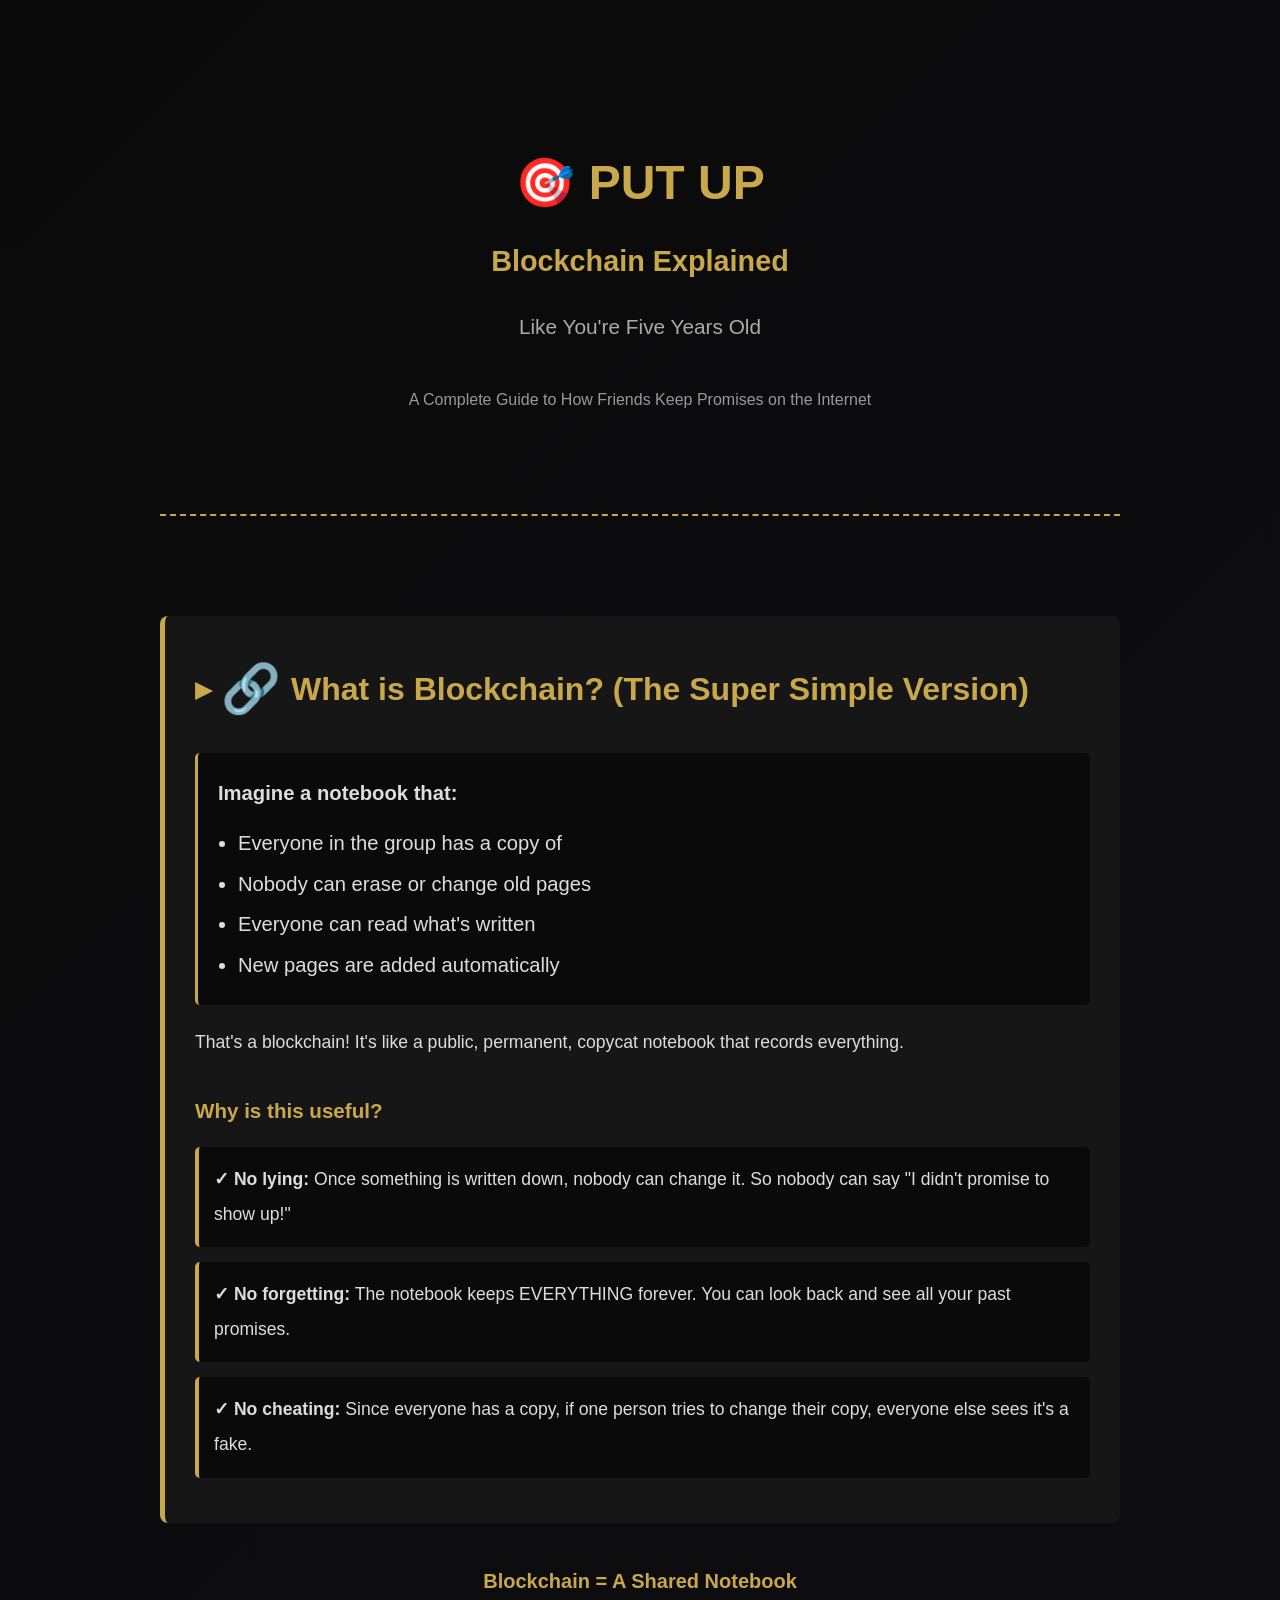
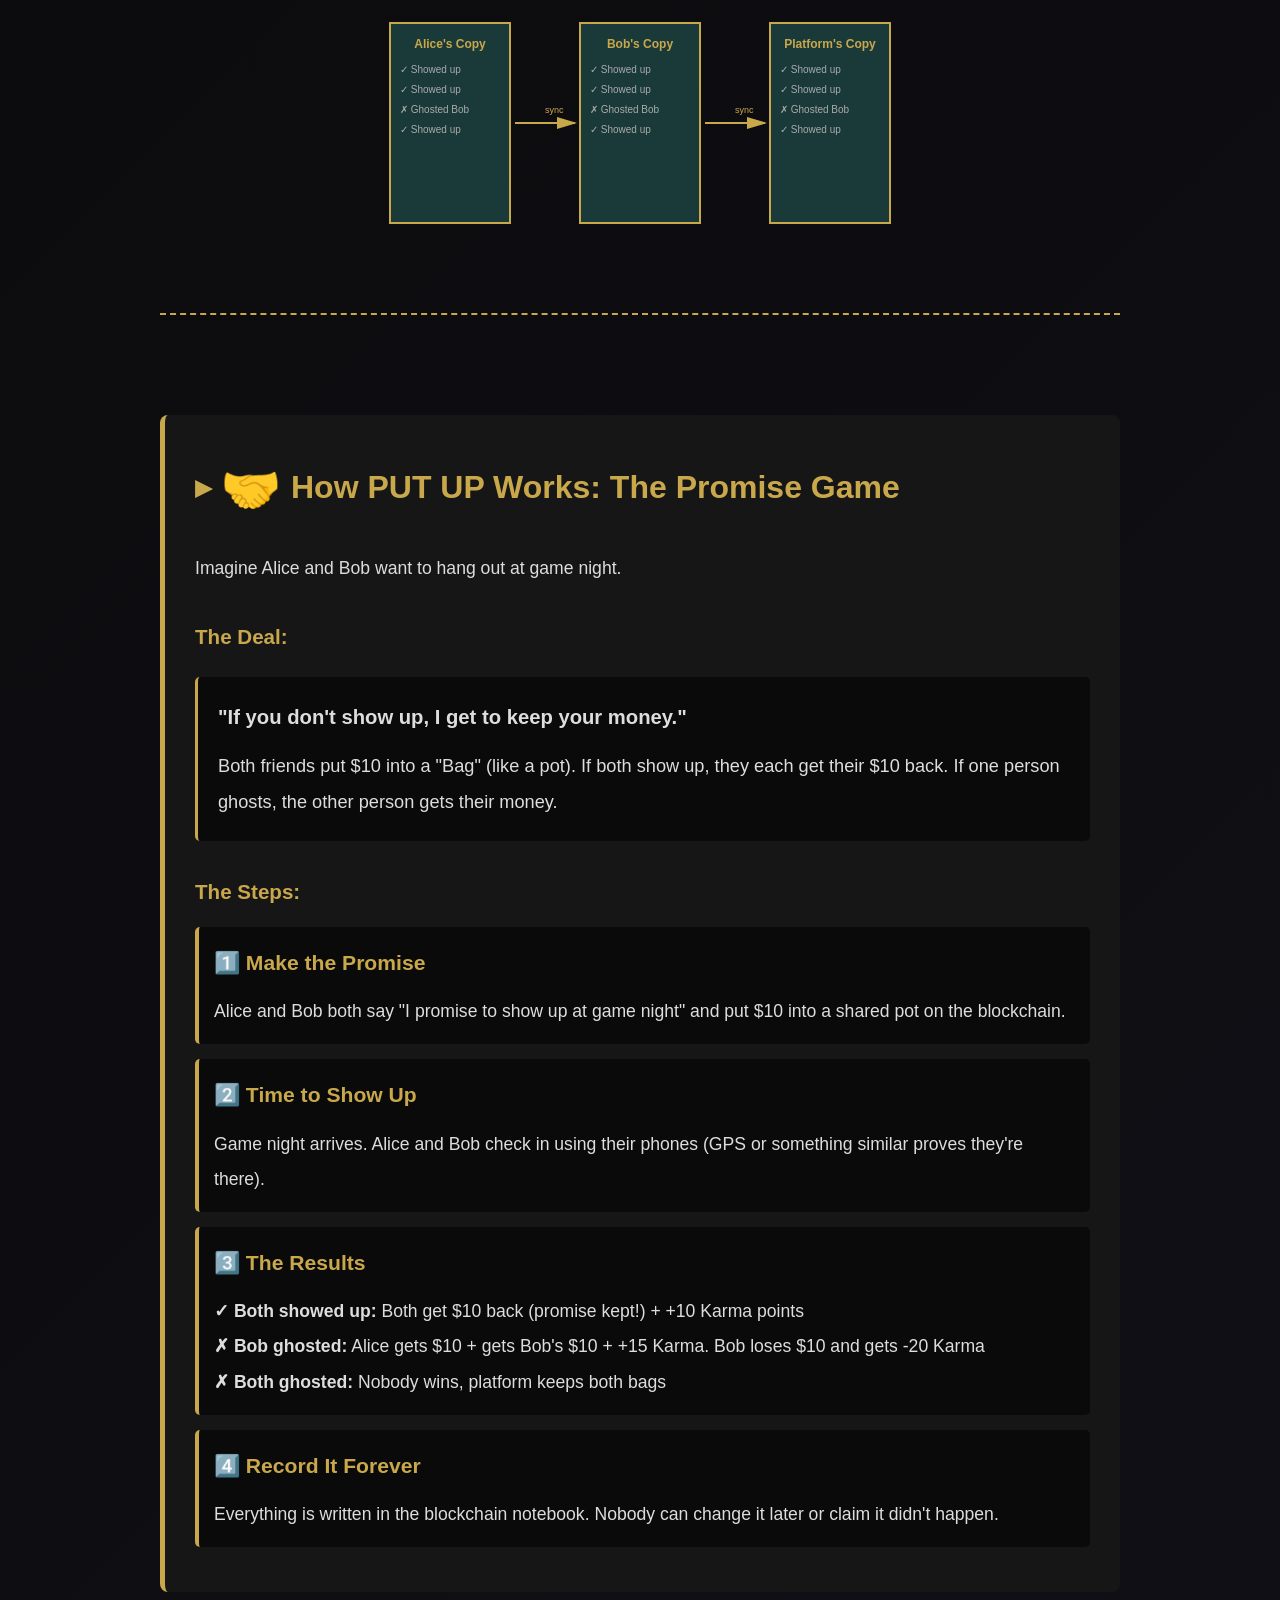
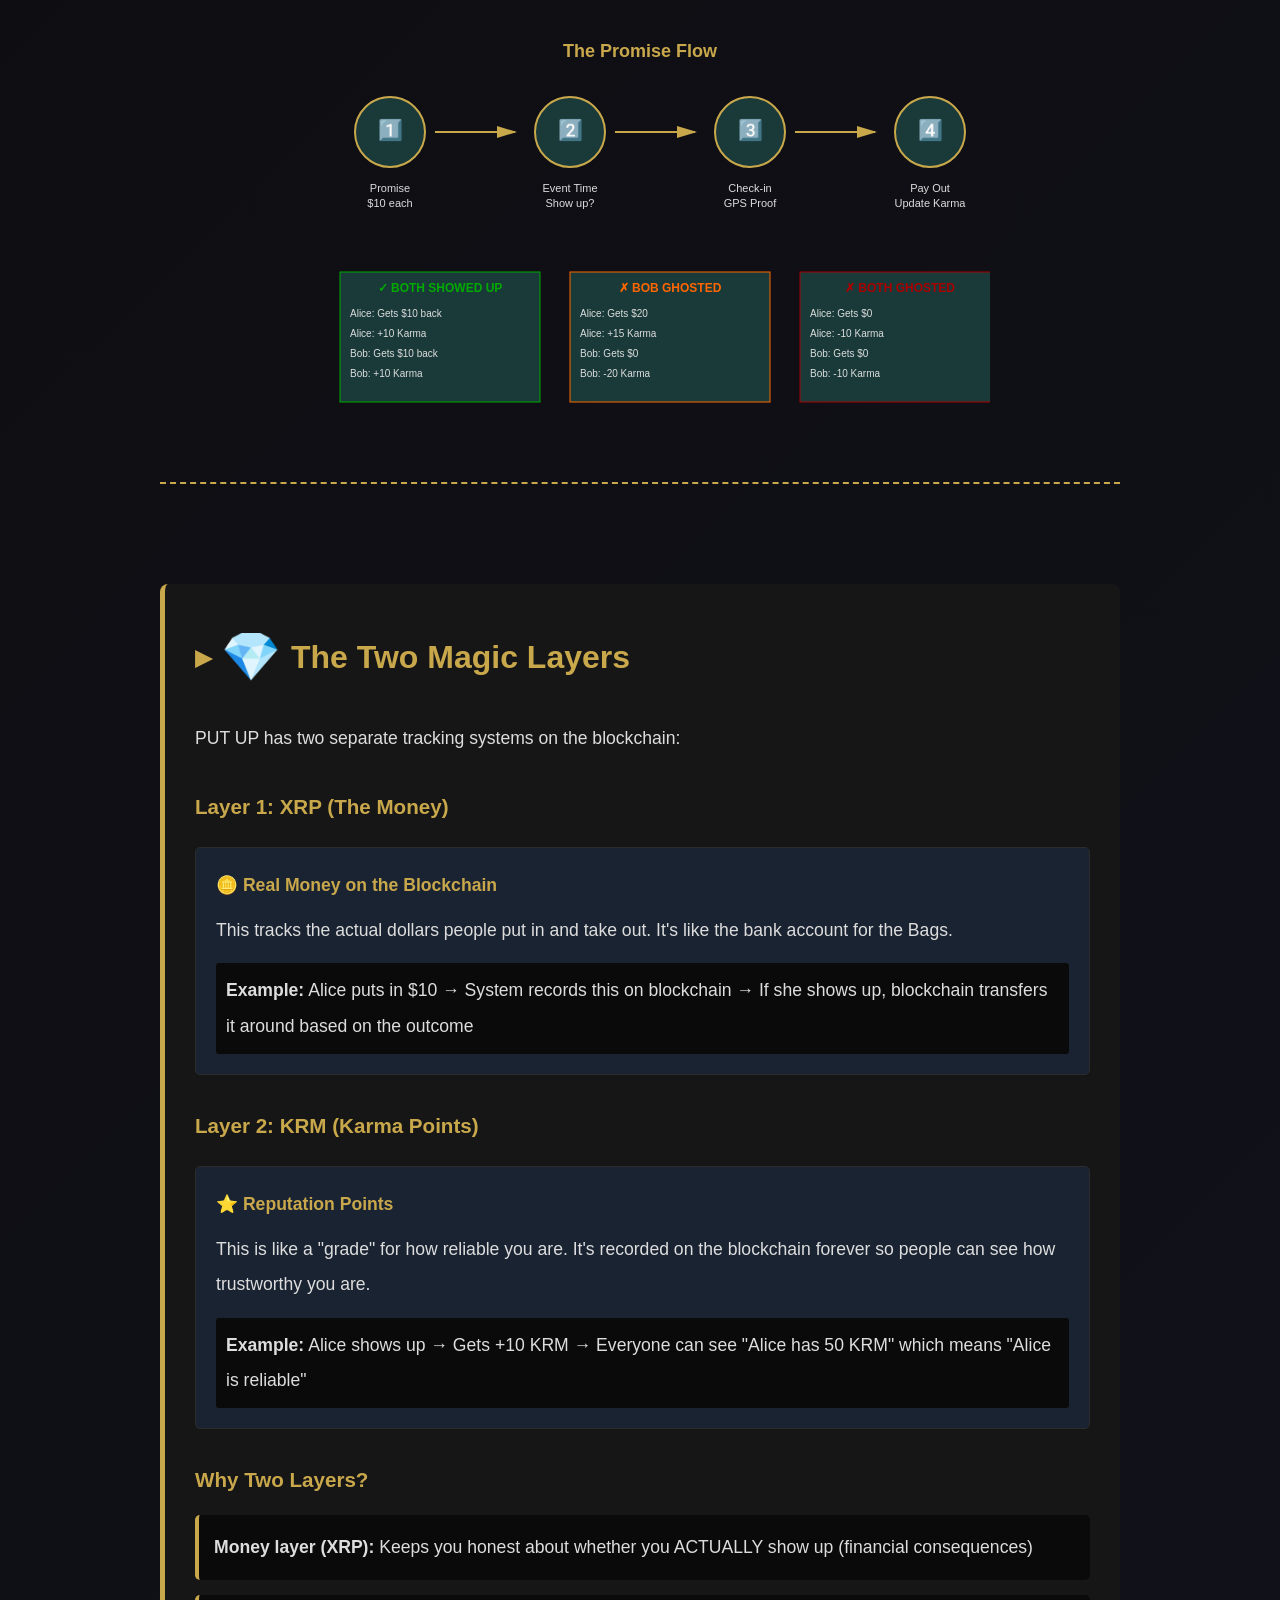
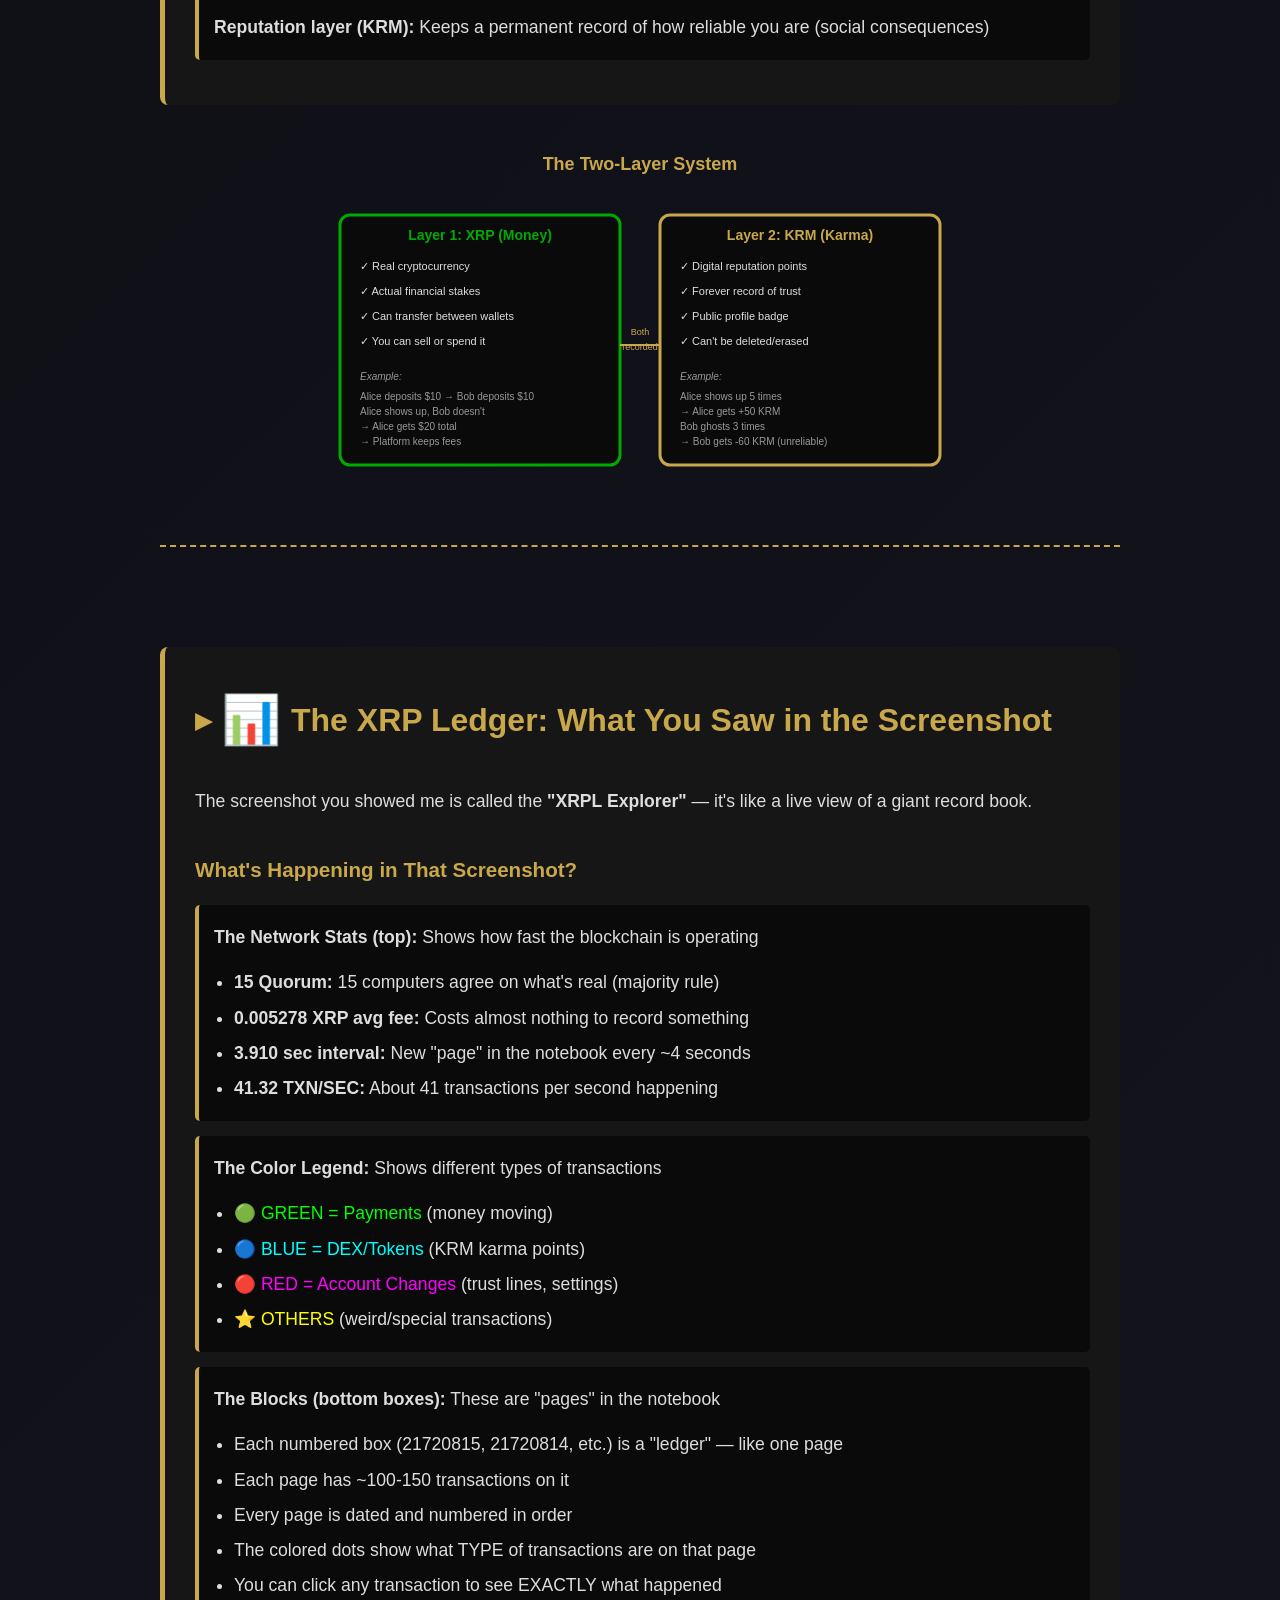
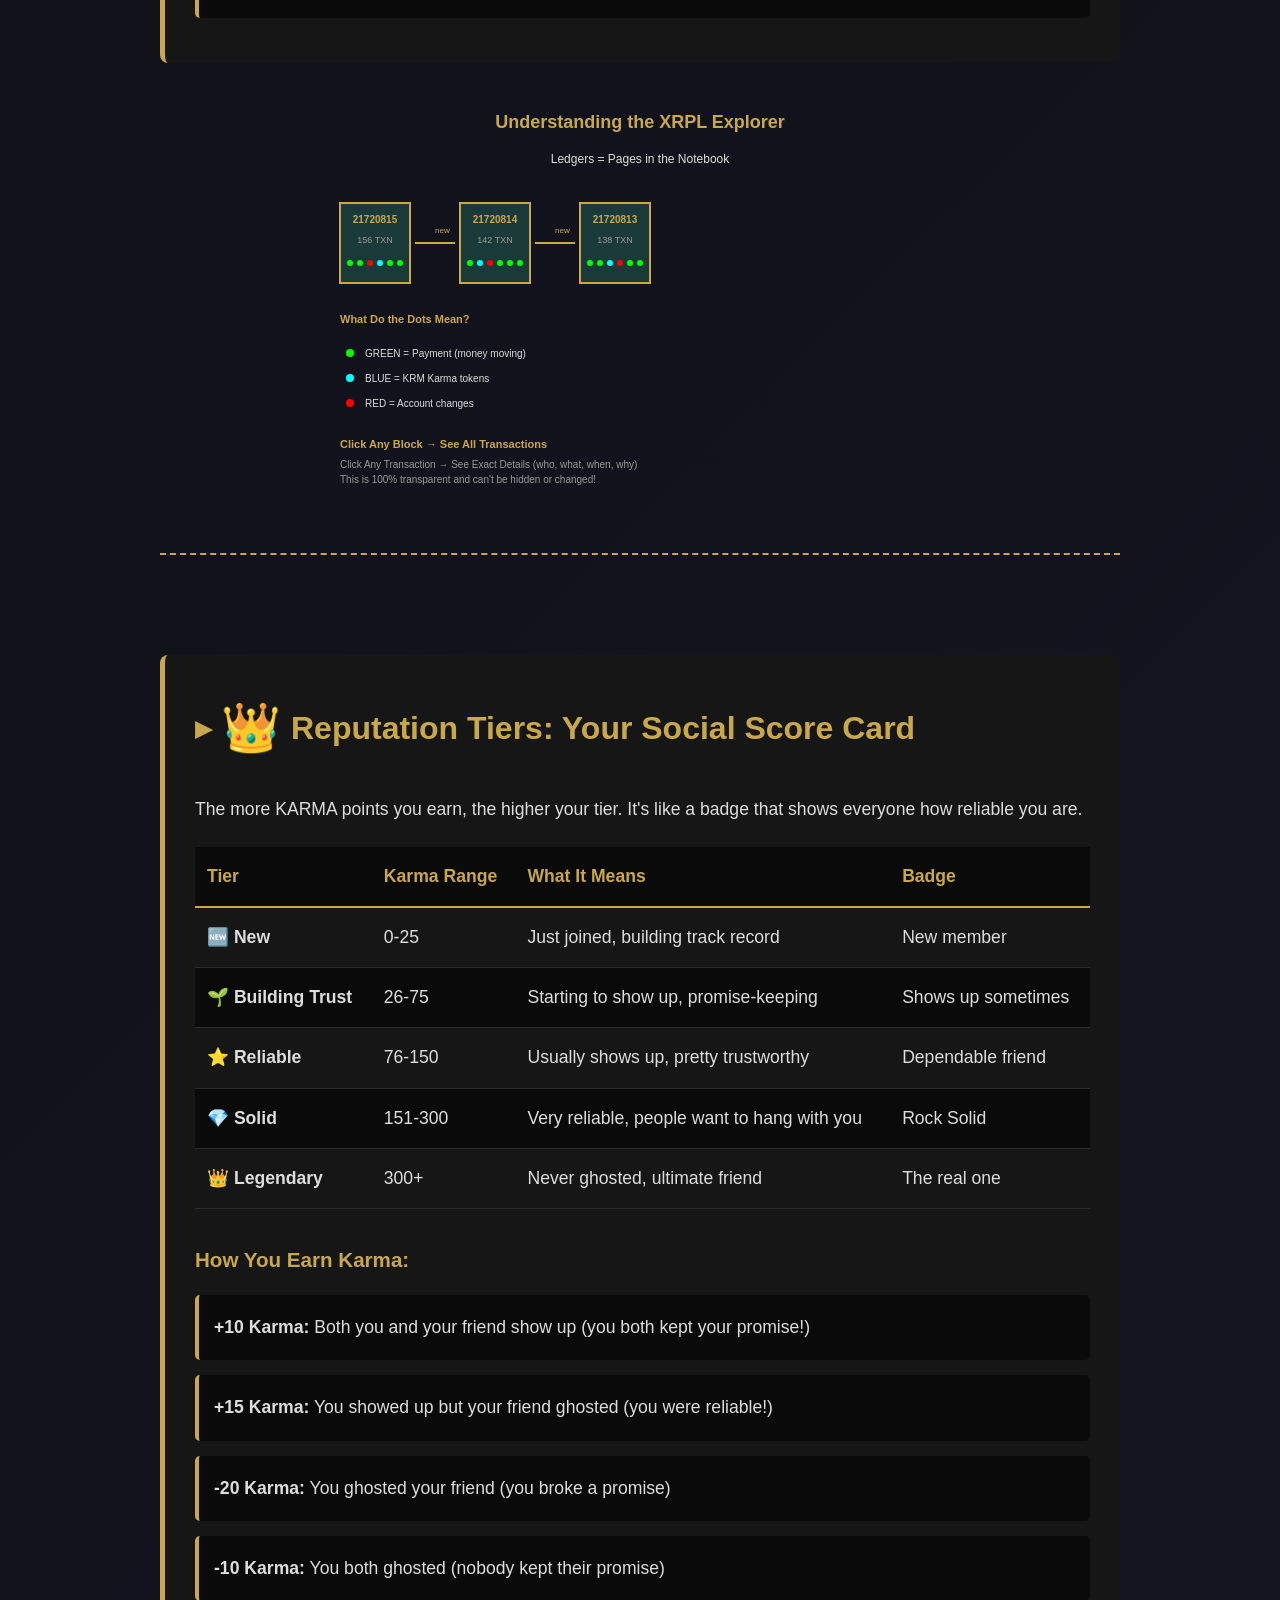
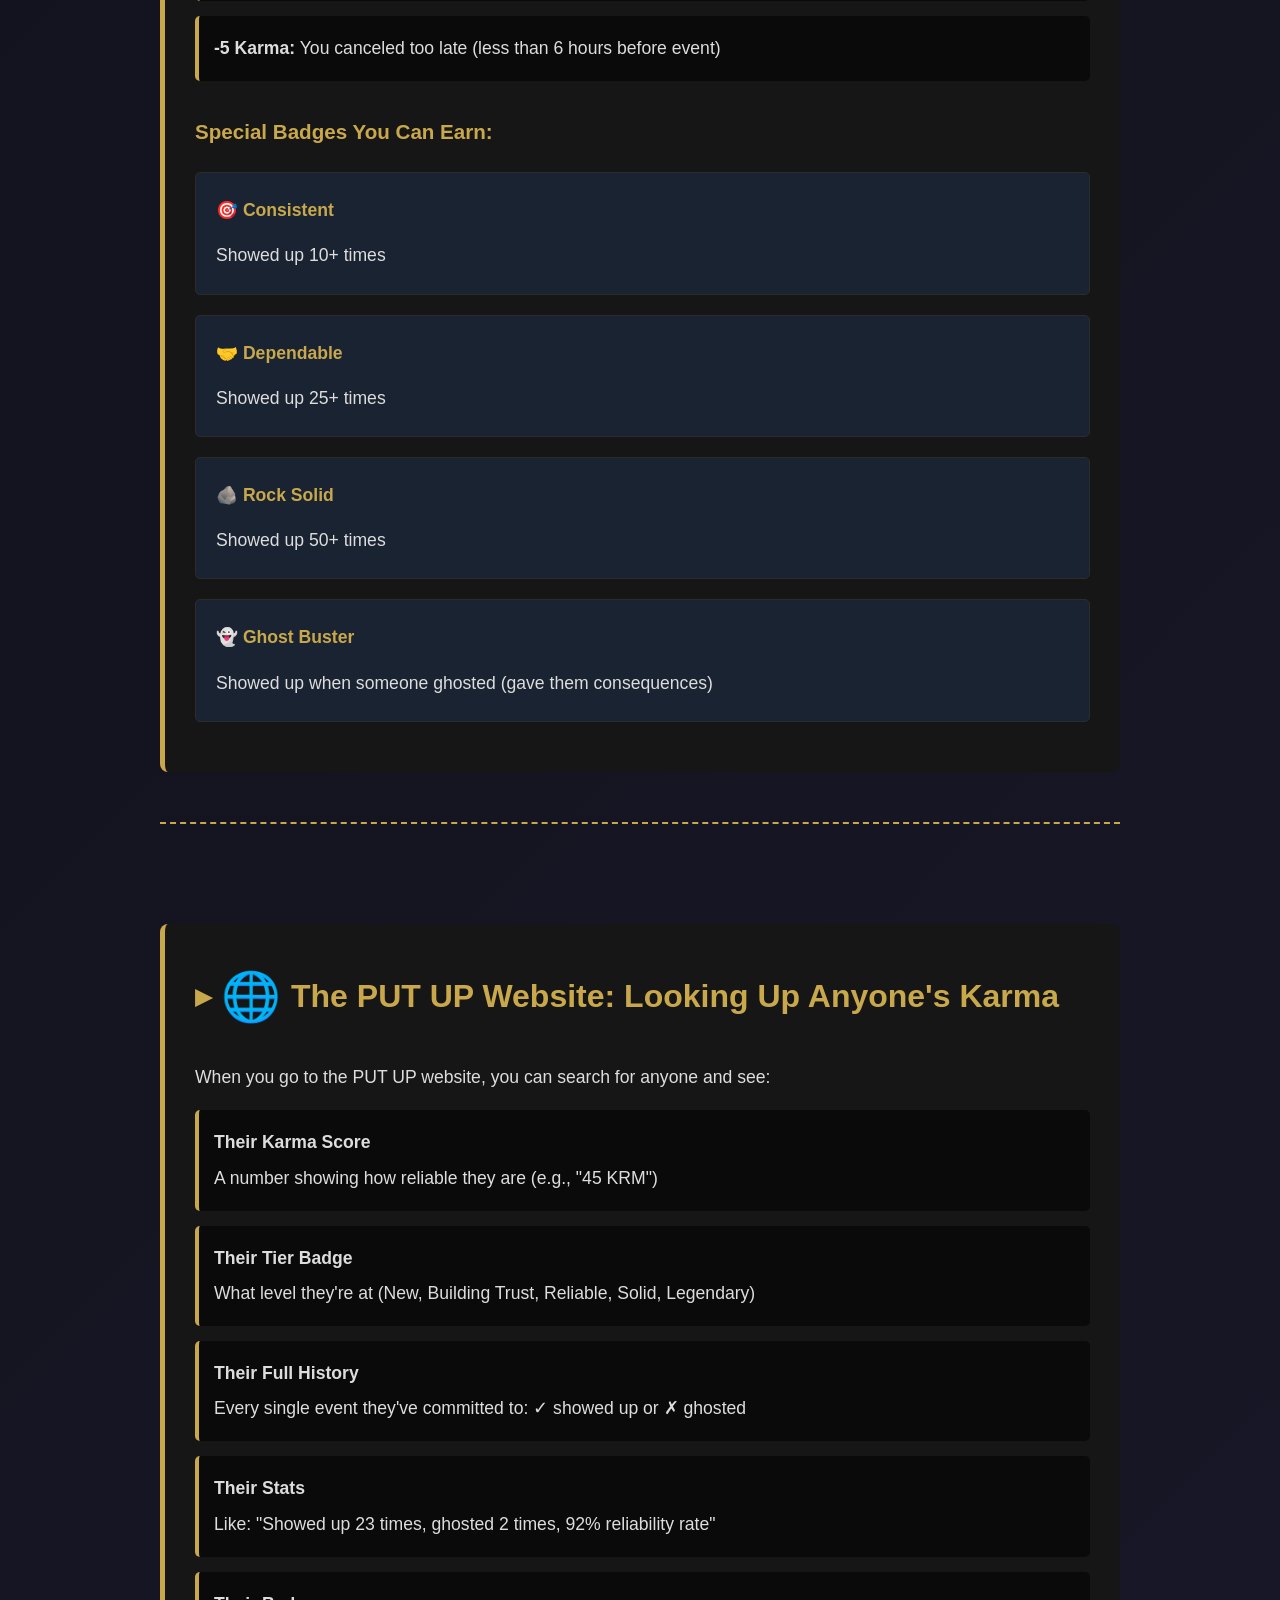
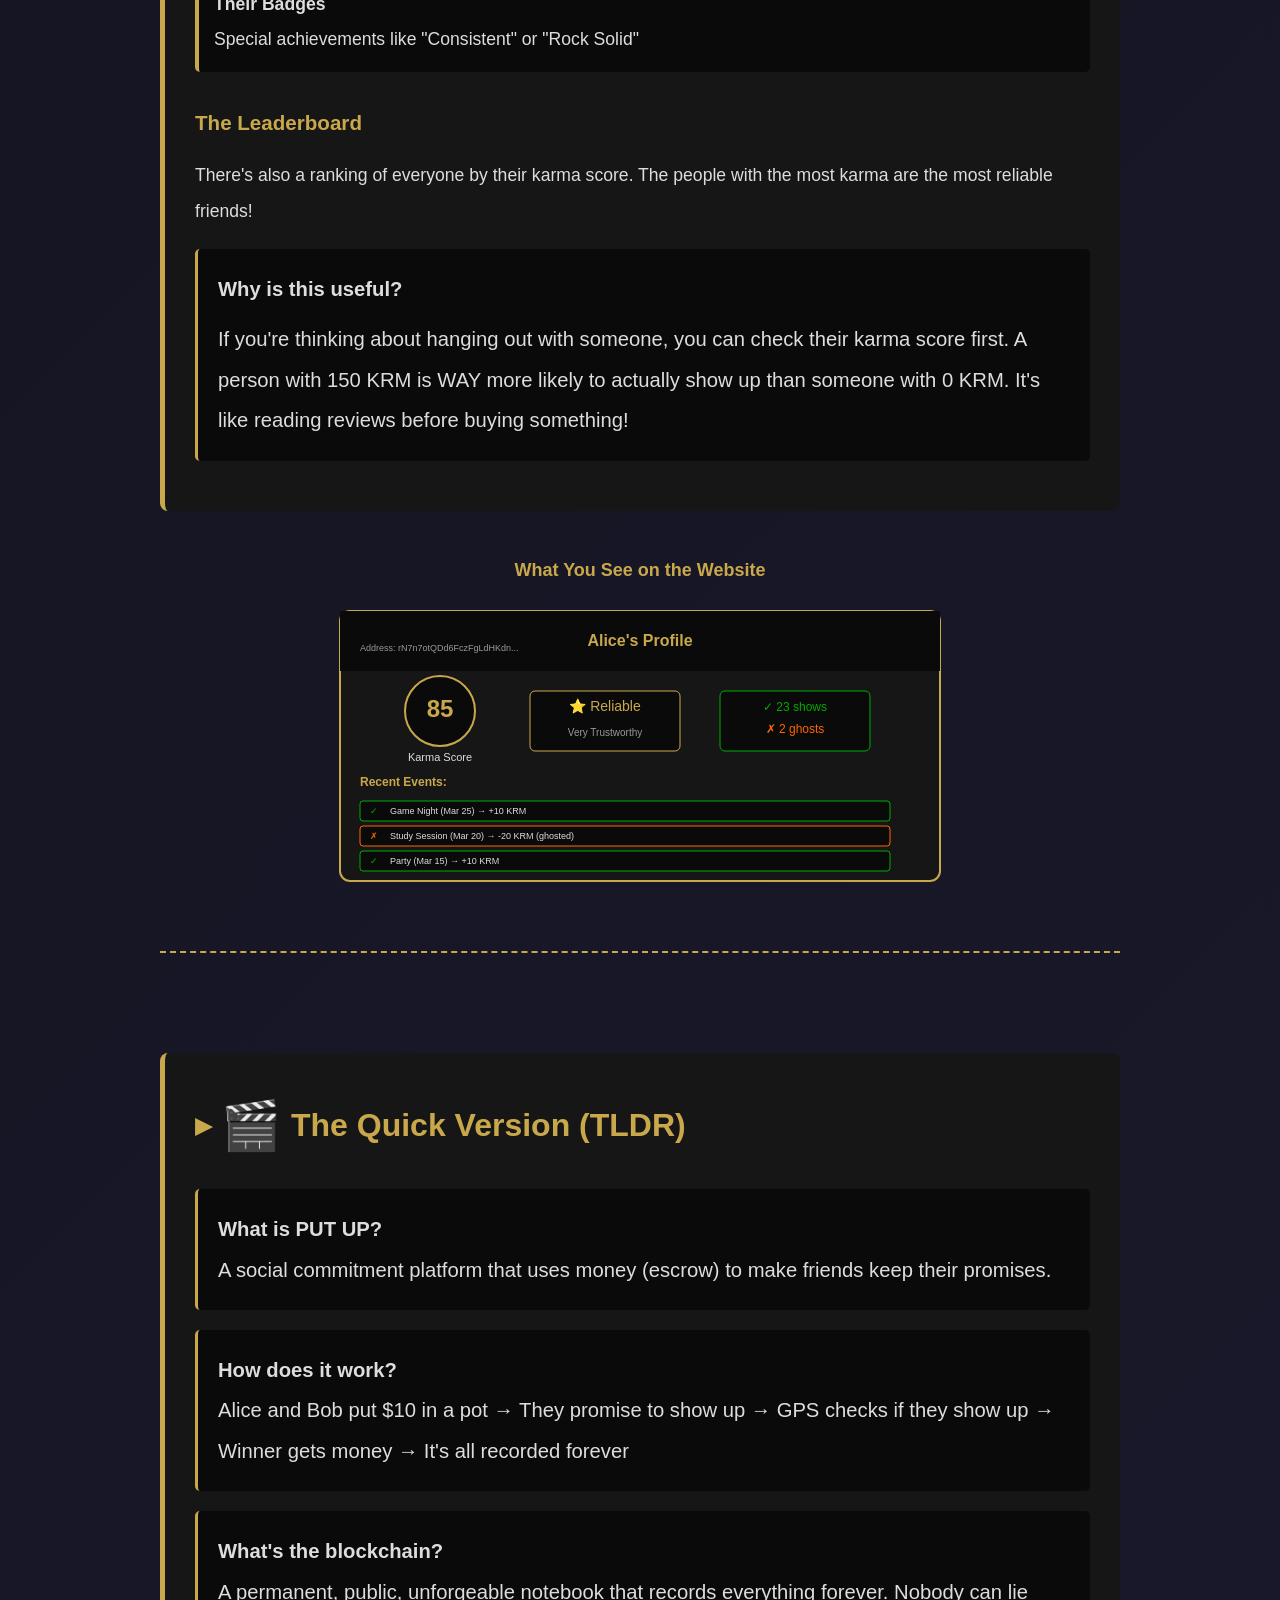
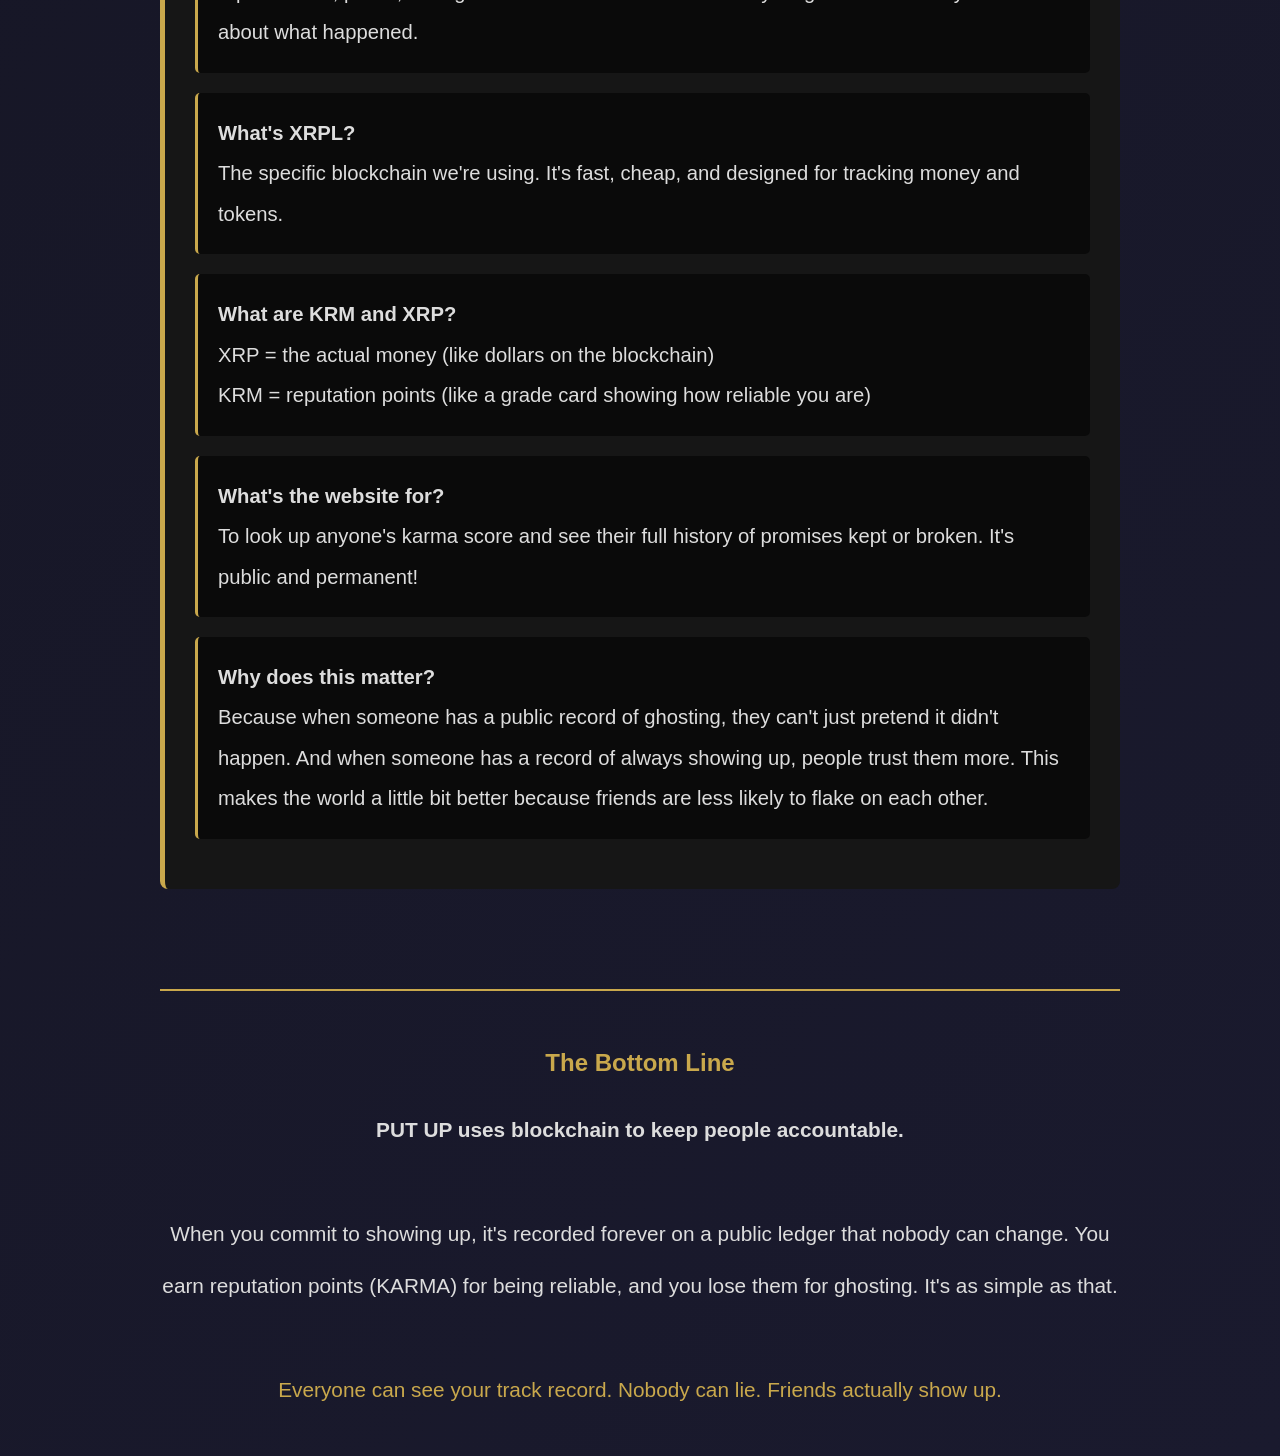
<file: PUT_UP_Blockchain_Explained.html>
<!DOCTYPE html>
<html lang="en">
<head>
    <meta charset="UTF-8">
    <meta name="viewport" content="width=device-width, initial-scale=1.0">
    <title>PUT UP: Blockchain Explained Like You're 5</title>
    <style>
        * {
            margin: 0;
            padding: 0;
            box-sizing: border-box;
        }

        body {
            font-family: 'Segoe UI', Tahoma, Geneva, Verdana, sans-serif;
            line-height: 1.8;
            color: #333;
            background: linear-gradient(135deg, #0A0A0A 0%, #1a1a2e 100%);
            color: #f5f5f5;
        }

        .container {
            max-width: 1000px;
            margin: 0 auto;
            padding: 40px 20px;
        }

        h1 {
            color: #C9A84C;
            font-size: 3em;
            margin-bottom: 10px;
            text-align: center;
        }

        .subtitle {
            text-align: center;
            color: #aaa;
            font-size: 1.2em;
            margin-bottom: 50px;
        }

        .section {
            background: #161616;
            border-left: 5px solid #C9A84C;
            padding: 30px;
            margin-bottom: 40px;
            border-radius: 8px;
        }

        .section h2 {
            color: #C9A84C;
            font-size: 2em;
            margin-bottom: 20px;
            display: flex;
            align-items: center;
        }

        .section h2::before {
            content: "▸ ";
            margin-right: 10px;
        }

        .content {
            font-size: 1.1em;
            line-height: 2;
            color: #ddd;
        }

        .simple-text {
            background: #0A0A0A;
            padding: 20px;
            border-radius: 5px;
            margin: 20px 0;
            border-left: 3px solid #C9A84C;
            font-size: 1.15em;
        }

        .diagram {
            margin: 30px 0;
            display: flex;
            justify-content: center;
        }

        svg {
            max-width: 100%;
            height: auto;
        }

        .example-box {
            background: #1a2332;
            padding: 20px;
            border-radius: 5px;
            margin: 20px 0;
            border: 1px solid #2C2C2C;
        }

        .example-title {
            color: #C9A84C;
            font-weight: bold;
            margin-bottom: 10px;
        }

        .step {
            background: #0A0A0A;
            padding: 15px;
            margin: 15px 0;
            border-radius: 5px;
            border-left: 4px solid #C9A84C;
        }

        .step-number {
            color: #C9A84C;
            font-weight: bold;
            font-size: 1.2em;
        }

        .comparison-table {
            width: 100%;
            margin: 20px 0;
            border-collapse: collapse;
        }

        .comparison-table th {
            background: #0A0A0A;
            color: #C9A84C;
            padding: 12px;
            text-align: left;
            border-bottom: 2px solid #C9A84C;
        }

        .comparison-table td {
            padding: 12px;
            border-bottom: 1px solid #2C2C2C;
        }

        .comparison-table tr:nth-child(even) {
            background: #0A0A0A;
        }

        .page-break {
            page-break-after: always;
            margin: 50px 0;
            border-top: 2px dashed #C9A84C;
            padding-top: 50px;
        }

        .icon {
            display: inline-block;
            margin-right: 10px;
            font-size: 1.5em;
        }

        @media print {
            body {
                background: white;
                color: #333;
            }
            .section {
                background: white;
                page-break-inside: avoid;
            }
            .simple-text {
                background: #f5f5f5;
            }
        }
    </style>
</head>
<body>
    <div class="container">
        <!-- TITLE PAGE -->
        <div style="text-align: center; margin: 100px 0;">
            <h1>🎯 PUT UP</h1>
            <h2 style="color: #C9A84C; font-size: 1.8em;">Blockchain Explained</h2>
            <p style="font-size: 1.3em; margin-top: 20px; color: #aaa;">Like You're Five Years Old</p>
            <p style="font-size: 1em; margin-top: 40px; color: #999;">A Complete Guide to How Friends Keep Promises on the Internet</p>
        </div>

        <div class="page-break"></div>

        <!-- SECTION 1: What is Blockchain? -->
        <div class="section">
            <h2><span class="icon">🔗</span>What is Blockchain? (The Super Simple Version)</h2>
            <div class="content">
                <div class="simple-text">
                    <strong>Imagine a notebook that:</strong>
                    <ul style="margin-left: 20px; margin-top: 10px;">
                        <li>Everyone in the group has a copy of</li>
                        <li>Nobody can erase or change old pages</li>
                        <li>Everyone can read what's written</li>
                        <li>New pages are added automatically</li>
                    </ul>
                </div>

                <p>That's a blockchain! It's like a public, permanent, copycat notebook that records everything.</p>

                <h3 style="color: #C9A84C; margin-top: 30px; margin-bottom: 15px;">Why is this useful?</h3>
                <div class="step">
                    <strong>✓ No lying:</strong> Once something is written down, nobody can change it. So nobody can say "I didn't promise to show up!"
                </div>
                <div class="step">
                    <strong>✓ No forgetting:</strong> The notebook keeps EVERYTHING forever. You can look back and see all your past promises.
                </div>
                <div class="step">
                    <strong>✓ No cheating:</strong> Since everyone has a copy, if one person tries to change their copy, everyone else sees it's a fake.
                </div>
            </div>
        </div>

        <div class="diagram">
            <svg width="600" height="300" viewBox="0 0 600 300">
                <!-- Title -->
                <text x="300" y="25" font-size="20" font-weight="bold" text-anchor="middle" fill="#C9A84C">
                    Blockchain = A Shared Notebook
                </text>

                <!-- Alice's copy -->
                <rect x="50" y="60" width="120" height="200" fill="#1a3a3a" stroke="#C9A84C" stroke-width="2"/>
                <text x="110" y="85" font-size="12" font-weight="bold" fill="#C9A84C" text-anchor="middle">Alice's Copy</text>
                <text x="60" y="110" font-size="10" fill="#aaa">✓ Showed up</text>
                <text x="60" y="130" font-size="10" fill="#aaa">✓ Showed up</text>
                <text x="60" y="150" font-size="10" fill="#aaa">✗ Ghosted Bob</text>
                <text x="60" y="170" font-size="10" fill="#aaa">✓ Showed up</text>

                <!-- Bob's copy -->
                <rect x="240" y="60" width="120" height="200" fill="#1a3a3a" stroke="#C9A84C" stroke-width="2"/>
                <text x="300" y="85" font-size="12" font-weight="bold" fill="#C9A84C" text-anchor="middle">Bob's Copy</text>
                <text x="250" y="110" font-size="10" fill="#aaa">✓ Showed up</text>
                <text x="250" y="130" font-size="10" fill="#aaa">✓ Showed up</text>
                <text x="250" y="150" font-size="10" fill="#aaa">✗ Ghosted Bob</text>
                <text x="250" y="170" font-size="10" fill="#aaa">✓ Showed up</text>

                <!-- Platform's copy -->
                <rect x="430" y="60" width="120" height="200" fill="#1a3a3a" stroke="#C9A84C" stroke-width="2"/>
                <text x="490" y="85" font-size="12" font-weight="bold" fill="#C9A84C" text-anchor="middle">Platform's Copy</text>
                <text x="440" y="110" font-size="10" fill="#aaa">✓ Showed up</text>
                <text x="440" y="130" font-size="10" fill="#aaa">✓ Showed up</text>
                <text x="440" y="150" font-size="10" fill="#aaa">✗ Ghosted Bob</text>
                <text x="440" y="170" font-size="10" fill="#aaa">✓ Showed up</text>

                <!-- Arrows showing sync -->
                <path d="M 175 160 L 235 160" stroke="#C9A84C" stroke-width="2" fill="none" marker-end="url(#arrowhead)"/>
                <path d="M 365 160 L 425 160" stroke="#C9A84C" stroke-width="2" fill="none" marker-end="url(#arrowhead)"/>
                <text x="205" y="150" font-size="9" fill="#C9A84C">sync</text>
                <text x="395" y="150" font-size="9" fill="#C9A84C">sync</text>

                <!-- Marker for arrows -->
                <defs>
                    <marker id="arrowhead" markerWidth="10" markerHeight="10" refX="9" refY="3" orient="auto">
                        <polygon points="0 0, 10 3, 0 6" fill="#C9A84C"/>
                    </marker>
                </defs>
            </svg>
        </div>

        <div class="page-break"></div>

        <!-- SECTION 2: How PUT UP Works -->
        <div class="section">
            <h2><span class="icon">🤝</span>How PUT UP Works: The Promise Game</h2>
            <div class="content">
                <p>Imagine Alice and Bob want to hang out at game night.</p>

                <h3 style="color: #C9A84C; margin-top: 30px; margin-bottom: 15px;">The Deal:</h3>
                <div class="simple-text">
                    <strong>"If you don't show up, I get to keep your money."</strong>
                    <p style="margin-top: 10px; font-size: 0.9em;">Both friends put $10 into a "Bag" (like a pot). If both show up, they each get their $10 back. If one person ghosts, the other person gets their money.</p>
                </div>

                <h3 style="color: #C9A84C; margin-top: 30px; margin-bottom: 15px;">The Steps:</h3>

                <div class="step">
                    <div class="step-number">1️⃣ Make the Promise</div>
                    <p style="margin-top: 10px;">Alice and Bob both say "I promise to show up at game night" and put $10 into a shared pot on the blockchain.</p>
                </div>

                <div class="step">
                    <div class="step-number">2️⃣ Time to Show Up</div>
                    <p style="margin-top: 10px;">Game night arrives. Alice and Bob check in using their phones (GPS or something similar proves they're there).</p>
                </div>

                <div class="step">
                    <div class="step-number">3️⃣ The Results</div>
                    <p style="margin-top: 10px;">
                        <strong>✓ Both showed up:</strong> Both get $10 back (promise kept!) + +10 Karma points<br>
                        <strong>✗ Bob ghosted:</strong> Alice gets $10 + gets Bob's $10 + +15 Karma. Bob loses $10 and gets -20 Karma<br>
                        <strong>✗ Both ghosted:</strong> Nobody wins, platform keeps both bags
                    </p>
                </div>

                <div class="step">
                    <div class="step-number">4️⃣ Record It Forever</div>
                    <p style="margin-top: 10px;">Everything is written in the blockchain notebook. Nobody can change it later or claim it didn't happen.</p>
                </div>
            </div>
        </div>

        <div class="diagram">
            <svg width="700" height="400" viewBox="0 0 700 400">
                <!-- Title -->
                <text x="350" y="25" font-size="18" font-weight="bold" text-anchor="middle" fill="#C9A84C">
                    The Promise Flow
                </text>

                <!-- Step 1 -->
                <circle cx="100" cy="100" r="35" fill="#1a3a3a" stroke="#C9A84C" stroke-width="2"/>
                <text x="100" y="105" font-size="20" text-anchor="middle" fill="#C9A84C">1️⃣</text>
                <text x="100" y="160" font-size="11" text-anchor="middle" fill="#ddd">Promise</text>
                <text x="100" y="175" font-size="11" text-anchor="middle" fill="#ddd">$10 each</text>

                <!-- Arrow -->
                <path d="M 145 100 L 225 100" stroke="#C9A84C" stroke-width="2" fill="none" marker-end="url(#arrowhead)"/>

                <!-- Step 2 -->
                <circle cx="280" cy="100" r="35" fill="#1a3a3a" stroke="#C9A84C" stroke-width="2"/>
                <text x="280" y="105" font-size="20" text-anchor="middle" fill="#C9A84C">2️⃣</text>
                <text x="280" y="160" font-size="11" text-anchor="middle" fill="#ddd">Event Time</text>
                <text x="280" y="175" font-size="11" text-anchor="middle" fill="#ddd">Show up?</text>

                <!-- Arrow -->
                <path d="M 325 100 L 405 100" stroke="#C9A84C" stroke-width="2" fill="none" marker-end="url(#arrowhead)"/>

                <!-- Step 3 -->
                <circle cx="460" cy="100" r="35" fill="#1a3a3a" stroke="#C9A84C" stroke-width="2"/>
                <text x="460" y="105" font-size="20" text-anchor="middle" fill="#C9A84C">3️⃣</text>
                <text x="460" y="160" font-size="11" text-anchor="middle" fill="#ddd">Check-in</text>
                <text x="460" y="175" font-size="11" text-anchor="middle" fill="#ddd">GPS Proof</text>

                <!-- Arrow -->
                <path d="M 505 100 L 585 100" stroke="#C9A84C" stroke-width="2" fill="none" marker-end="url(#arrowhead)"/>

                <!-- Step 4 -->
                <circle cx="640" cy="100" r="35" fill="#1a3a3a" stroke="#C9A84C" stroke-width="2"/>
                <text x="640" y="105" font-size="20" text-anchor="middle" fill="#C9A84C">4️⃣</text>
                <text x="640" y="160" font-size="11" text-anchor="middle" fill="#ddd">Pay Out</text>
                <text x="640" y="175" font-size="11" text-anchor="middle" fill="#ddd">Update Karma</text>

                <!-- Outcome examples -->
                <rect x="50" y="240" width="200" height="130" fill="#1a3a3a" stroke="#00aa00" stroke-width="1"/>
                <text x="150" y="260" font-size="12" font-weight="bold" fill="#00aa00" text-anchor="middle">✓ BOTH SHOWED UP</text>
                <text x="60" y="285" font-size="10" fill="#ddd">Alice: Gets $10 back</text>
                <text x="60" y="305" font-size="10" fill="#ddd">Alice: +10 Karma</text>
                <text x="60" y="325" font-size="10" fill="#ddd">Bob: Gets $10 back</text>
                <text x="60" y="345" font-size="10" fill="#ddd">Bob: +10 Karma</text>

                <!-- Outcome 2 -->
                <rect x="280" y="240" width="200" height="130" fill="#1a3a3a" stroke="#ff6600" stroke-width="1"/>
                <text x="380" y="260" font-size="12" font-weight="bold" fill="#ff6600" text-anchor="middle">✗ BOB GHOSTED</text>
                <text x="290" y="285" font-size="10" fill="#ddd">Alice: Gets $20</text>
                <text x="290" y="305" font-size="10" fill="#ddd">Alice: +15 Karma</text>
                <text x="290" y="325" font-size="10" fill="#ddd">Bob: Gets $0</text>
                <text x="290" y="345" font-size="10" fill="#ddd">Bob: -20 Karma</text>

                <!-- Outcome 3 -->
                <rect x="510" y="240" width="200" height="130" fill="#1a3a3a" stroke="#aa0000" stroke-width="1"/>
                <text x="610" y="260" font-size="12" font-weight="bold" fill="#aa0000" text-anchor="middle">✗ BOTH GHOSTED</text>
                <text x="520" y="285" font-size="10" fill="#ddd">Alice: Gets $0</text>
                <text x="520" y="305" font-size="10" fill="#ddd">Alice: -10 Karma</text>
                <text x="520" y="325" font-size="10" fill="#ddd">Bob: Gets $0</text>
                <text x="520" y="345" font-size="10" fill="#ddd">Bob: -10 Karma</text>

                <!-- Marker for arrows -->
                <defs>
                    <marker id="arrowhead" markerWidth="10" markerHeight="10" refX="9" refY="3" orient="auto">
                        <polygon points="0 0, 10 3, 0 6" fill="#C9A84C"/>
                    </marker>
                </defs>
            </svg>
        </div>

        <div class="page-break"></div>

        <!-- SECTION 3: Two Layers -->
        <div class="section">
            <h2><span class="icon">💎</span>The Two Magic Layers</h2>
            <div class="content">
                <p>PUT UP has two separate tracking systems on the blockchain:</p>

                <h3 style="color: #C9A84C; margin-top: 30px; margin-bottom: 15px;">Layer 1: XRP (The Money)</h3>
                <div class="example-box">
                    <div class="example-title">🪙 Real Money on the Blockchain</div>
                    <p>This tracks the actual dollars people put in and take out. It's like the bank account for the Bags.</p>
                    <div style="margin-top: 15px; padding: 10px; background: #0A0A0A; border-radius: 3px;">
                        <strong>Example:</strong> Alice puts in $10 → System records this on blockchain → If she shows up, blockchain transfers it around based on the outcome
                    </div>
                </div>

                <h3 style="color: #C9A84C; margin-top: 30px; margin-bottom: 15px;">Layer 2: KRM (Karma Points)</h3>
                <div class="example-box">
                    <div class="example-title">⭐ Reputation Points</div>
                    <p>This is like a "grade" for how reliable you are. It's recorded on the blockchain forever so people can see how trustworthy you are.</p>
                    <div style="margin-top: 15px; padding: 10px; background: #0A0A0A; border-radius: 3px;">
                        <strong>Example:</strong> Alice shows up → Gets +10 KRM → Everyone can see "Alice has 50 KRM" which means "Alice is reliable"
                    </div>
                </div>

                <h3 style="color: #C9A84C; margin-top: 30px; margin-bottom: 15px;">Why Two Layers?</h3>
                <div class="step">
                    <strong>Money layer (XRP):</strong> Keeps you honest about whether you ACTUALLY show up (financial consequences)
                </div>
                <div class="step">
                    <strong>Reputation layer (KRM):</strong> Keeps a permanent record of how reliable you are (social consequences)
                </div>
            </div>
        </div>

        <div class="diagram">
            <svg width="700" height="350" viewBox="0 0 700 350">
                <!-- Title -->
                <text x="350" y="25" font-size="18" font-weight="bold" text-anchor="middle" fill="#C9A84C">
                    The Two-Layer System
                </text>

                <!-- Layer 1 Box -->
                <rect x="50" y="70" width="280" height="250" fill="#0A0A0A" stroke="#00aa00" stroke-width="3" rx="10"/>
                <text x="190" y="95" font-size="14" font-weight="bold" fill="#00aa00" text-anchor="middle">Layer 1: XRP (Money)</text>

                <text x="70" y="125" font-size="11" fill="#ddd">✓ Real cryptocurrency</text>
                <text x="70" y="150" font-size="11" fill="#ddd">✓ Actual financial stakes</text>
                <text x="70" y="175" font-size="11" fill="#ddd">✓ Can transfer between wallets</text>
                <text x="70" y="200" font-size="11" fill="#ddd">✓ You can sell or spend it</text>

                <text x="70" y="235" font-size="10" fill="#999" font-style="italic">Example:</text>
                <text x="70" y="255" font-size="10" fill="#999">Alice deposits $10 → Bob deposits $10</text>
                <text x="70" y="270" font-size="10" fill="#999">Alice shows up, Bob doesn't</text>
                <text x="70" y="285" font-size="10" fill="#999">→ Alice gets $20 total</text>
                <text x="70" y="300" font-size="10" fill="#999">→ Platform keeps fees</text>

                <!-- Layer 2 Box -->
                <rect x="370" y="70" width="280" height="250" fill="#0A0A0A" stroke="#C9A84C" stroke-width="3" rx="10"/>
                <text x="510" y="95" font-size="14" font-weight="bold" fill="#C9A84C" text-anchor="middle">Layer 2: KRM (Karma)</text>

                <text x="390" y="125" font-size="11" fill="#ddd">✓ Digital reputation points</text>
                <text x="390" y="150" font-size="11" fill="#ddd">✓ Forever record of trust</text>
                <text x="390" y="175" font-size="11" fill="#ddd">✓ Public profile badge</text>
                <text x="390" y="200" font-size="11" fill="#ddd">✓ Can't be deleted/erased</text>

                <text x="390" y="235" font-size="10" fill="#999" font-style="italic">Example:</text>
                <text x="390" y="255" font-size="10" fill="#999">Alice shows up 5 times</text>
                <text x="390" y="270" font-size="10" fill="#999">→ Alice gets +50 KRM</text>
                <text x="390" y="285" font-size="10" fill="#999">Bob ghosts 3 times</text>
                <text x="390" y="300" font-size="10" fill="#999">→ Bob gets -60 KRM (unreliable)</text>

                <!-- Connection arrow -->
                <path d="M 330 200 L 370 200" stroke="#C9A84C" stroke-width="2" fill="none"/>
                <text x="350" y="190" font-size="9" fill="#C9A84C" text-anchor="middle">Both</text>
                <text x="350" y="205" font-size="9" fill="#C9A84C" text-anchor="middle">recorded</text>
            </svg>
        </div>

        <div class="page-break"></div>

        <!-- SECTION 4: What is the XRP Ledger? -->
        <div class="section">
            <h2><span class="icon">📊</span>The XRP Ledger: What You Saw in the Screenshot</h2>
            <div class="content">
                <p>The screenshot you showed me is called the <strong>"XRPL Explorer"</strong> — it's like a live view of a giant record book.</p>

                <h3 style="color: #C9A84C; margin-top: 30px; margin-bottom: 15px;">What's Happening in That Screenshot?</h3>

                <div class="step">
                    <strong>The Network Stats (top):</strong> Shows how fast the blockchain is operating
                    <ul style="margin-left: 20px; margin-top: 10px;">
                        <li><strong>15 Quorum:</strong> 15 computers agree on what's real (majority rule)</li>
                        <li><strong>0.005278 XRP avg fee:</strong> Costs almost nothing to record something</li>
                        <li><strong>3.910 sec interval:</strong> New "page" in the notebook every ~4 seconds</li>
                        <li><strong>41.32 TXN/SEC:</strong> About 41 transactions per second happening</li>
                    </ul>
                </div>

                <div class="step">
                    <strong>The Color Legend:</strong> Shows different types of transactions
                    <ul style="margin-left: 20px; margin-top: 10px;">
                        <li><span style="color: #00ff00;">🟢 GREEN = Payments</span> (money moving)</li>
                        <li><span style="color: #00ffff;">🔵 BLUE = DEX/Tokens</span> (KRM karma points)</li>
                        <li><span style="color: #ff00ff;">🔴 RED = Account Changes</span> (trust lines, settings)</li>
                        <li><span style="color: #ffff00;">⭐ OTHERS</span> (weird/special transactions)</li>
                    </ul>
                </div>

                <div class="step">
                    <strong>The Blocks (bottom boxes):</strong> These are "pages" in the notebook
                    <ul style="margin-left: 20px; margin-top: 10px;">
                        <li>Each numbered box (21720815, 21720814, etc.) is a "ledger" — like one page</li>
                        <li>Each page has ~100-150 transactions on it</li>
                        <li>Every page is dated and numbered in order</li>
                        <li>The colored dots show what TYPE of transactions are on that page</li>
                        <li>You can click any transaction to see EXACTLY what happened</li>
                    </ul>
                </div>
            </div>
        </div>

        <div class="diagram">
            <svg width="700" height="400" viewBox="0 0 700 400">
                <!-- Title -->
                <text x="350" y="25" font-size="18" font-weight="bold" text-anchor="middle" fill="#C9A84C">
                    Understanding the XRPL Explorer
                </text>

                <!-- Timeline showing ledgers -->
                <text x="350" y="60" font-size="12" fill="#ddd" text-anchor="middle">Ledgers = Pages in the Notebook</text>

                <!-- Ledger blocks -->
                <g>
                    <!-- Block 3 -->
                    <rect x="50" y="100" width="70" height="80" fill="#1a3a3a" stroke="#C9A84C" stroke-width="2"/>
                    <text x="85" y="120" font-size="10" font-weight="bold" fill="#C9A84C" text-anchor="middle">21720815</text>
                    <text x="85" y="140" font-size="9" fill="#999" text-anchor="middle">156 TXN</text>

                    <!-- Dots showing transaction types -->
                    <circle cx="60" cy="160" r="3" fill="#00ff00"/>
                    <circle cx="70" cy="160" r="3" fill="#00ff00"/>
                    <circle cx="80" cy="160" r="3" fill="#ff0000"/>
                    <circle cx="90" cy="160" r="3" fill="#00ffff"/>
                    <circle cx="100" cy="160" r="3" fill="#00ff00"/>
                    <circle cx="110" cy="160" r="3" fill="#00ff00"/>

                    <!-- Arrow -->
                    <path d="M 125 140 L 165 140" stroke="#C9A84C" stroke-width="2" fill="none"/>
                    <text x="145" y="130" font-size="8" fill="#C9A84C">new</text>

                    <!-- Block 2 -->
                    <rect x="170" y="100" width="70" height="80" fill="#1a3a3a" stroke="#C9A84C" stroke-width="2"/>
                    <text x="205" y="120" font-size="10" font-weight="bold" fill="#C9A84C" text-anchor="middle">21720814</text>
                    <text x="205" y="140" font-size="9" fill="#999" text-anchor="middle">142 TXN</text>

                    <!-- Dots -->
                    <circle cx="180" cy="160" r="3" fill="#00ff00"/>
                    <circle cx="190" cy="160" r="3" fill="#00ffff"/>
                    <circle cx="200" cy="160" r="3" fill="#ff0000"/>
                    <circle cx="210" cy="160" r="3" fill="#00ff00"/>
                    <circle cx="220" cy="160" r="3" fill="#00ff00"/>
                    <circle cx="230" cy="160" r="3" fill="#00ff00"/>

                    <!-- Arrow -->
                    <path d="M 245 140 L 285 140" stroke="#C9A84C" stroke-width="2" fill="none"/>
                    <text x="265" y="130" font-size="8" fill="#C9A84C">new</text>

                    <!-- Block 1 -->
                    <rect x="290" y="100" width="70" height="80" fill="#1a3a3a" stroke="#C9A84C" stroke-width="2"/>
                    <text x="325" y="120" font-size="10" font-weight="bold" fill="#C9A84C" text-anchor="middle">21720813</text>
                    <text x="325" y="140" font-size="9" fill="#999" text-anchor="middle">138 TXN</text>

                    <!-- Dots -->
                    <circle cx="300" cy="160" r="3" fill="#00ff00"/>
                    <circle cx="310" cy="160" r="3" fill="#00ff00"/>
                    <circle cx="320" cy="160" r="3" fill="#00ffff"/>
                    <circle cx="330" cy="160" r="3" fill="#ff0000"/>
                    <circle cx="340" cy="160" r="3" fill="#00ff00"/>
                    <circle cx="350" cy="160" r="3" fill="#00ff00"/>
                </g>

                <!-- Legend -->
                <text x="50" y="220" font-size="11" fill="#C9A84C" font-weight="bold">What Do the Dots Mean?</text>

                <circle cx="60" cy="250" r="4" fill="#00ff00"/>
                <text x="75" y="254" font-size="10" fill="#ddd">GREEN = Payment (money moving)</text>

                <circle cx="60" cy="275" r="4" fill="#00ffff"/>
                <text x="75" y="279" font-size="10" fill="#ddd">BLUE = KRM Karma tokens</text>

                <circle cx="60" cy="300" r="4" fill="#ff0000"/>
                <text x="75" y="304" font-size="10" fill="#ddd">RED = Account changes</text>

                <!-- What you can do -->
                <text x="50" y="345" font-size="11" fill="#C9A84C" font-weight="bold">Click Any Block → See All Transactions</text>
                <text x="50" y="365" font-size="10" fill="#999">Click Any Transaction → See Exact Details (who, what, when, why)</text>
                <text x="50" y="380" font-size="10" fill="#999">This is 100% transparent and can't be hidden or changed!</text>
            </svg>
        </div>

        <div class="page-break"></div>

        <!-- SECTION 5: The Tiers and Badges -->
        <div class="section">
            <h2><span class="icon">👑</span>Reputation Tiers: Your Social Score Card</h2>
            <div class="content">
                <p>The more KARMA points you earn, the higher your tier. It's like a badge that shows everyone how reliable you are.</p>

                <table class="comparison-table">
                    <thead>
                        <tr>
                            <th>Tier</th>
                            <th>Karma Range</th>
                            <th>What It Means</th>
                            <th>Badge</th>
                        </tr>
                    </thead>
                    <tbody>
                        <tr>
                            <td><strong>🆕 New</strong></td>
                            <td>0-25</td>
                            <td>Just joined, building track record</td>
                            <td>New member</td>
                        </tr>
                        <tr>
                            <td><strong>🌱 Building Trust</strong></td>
                            <td>26-75</td>
                            <td>Starting to show up, promise-keeping</td>
                            <td>Shows up sometimes</td>
                        </tr>
                        <tr>
                            <td><strong>⭐ Reliable</strong></td>
                            <td>76-150</td>
                            <td>Usually shows up, pretty trustworthy</td>
                            <td>Dependable friend</td>
                        </tr>
                        <tr>
                            <td><strong>💎 Solid</strong></td>
                            <td>151-300</td>
                            <td>Very reliable, people want to hang with you</td>
                            <td>Rock Solid</td>
                        </tr>
                        <tr>
                            <td><strong>👑 Legendary</strong></td>
                            <td>300+</td>
                            <td>Never ghosted, ultimate friend</td>
                            <td>The real one</td>
                        </tr>
                    </tbody>
                </table>

                <h3 style="color: #C9A84C; margin-top: 30px; margin-bottom: 15px;">How You Earn Karma:</h3>

                <div class="step">
                    <strong>+10 Karma:</strong> Both you and your friend show up (you both kept your promise!)
                </div>
                <div class="step">
                    <strong>+15 Karma:</strong> You showed up but your friend ghosted (you were reliable!)
                </div>
                <div class="step">
                    <strong>-20 Karma:</strong> You ghosted your friend (you broke a promise)
                </div>
                <div class="step">
                    <strong>-10 Karma:</strong> You both ghosted (nobody kept their promise)
                </div>
                <div class="step">
                    <strong>-5 Karma:</strong> You canceled too late (less than 6 hours before event)
                </div>

                <h3 style="color: #C9A84C; margin-top: 30px; margin-bottom: 15px;">Special Badges You Can Earn:</h3>

                <div class="example-box">
                    <div class="example-title">🎯 Consistent</div>
                    <p>Showed up 10+ times</p>
                </div>

                <div class="example-box">
                    <div class="example-title">🤝 Dependable</div>
                    <p>Showed up 25+ times</p>
                </div>

                <div class="example-box">
                    <div class="example-title">🪨 Rock Solid</div>
                    <p>Showed up 50+ times</p>
                </div>

                <div class="example-box">
                    <div class="example-title">👻 Ghost Buster</div>
                    <p>Showed up when someone ghosted (gave them consequences)</p>
                </div>
            </div>
        </div>

        <div class="page-break"></div>

        <!-- SECTION 6: The Website -->
        <div class="section">
            <h2><span class="icon">🌐</span>The PUT UP Website: Looking Up Anyone's Karma</h2>
            <div class="content">
                <p>When you go to the PUT UP website, you can search for anyone and see:</p>

                <div class="step">
                    <strong>Their Karma Score</strong><br>
                    A number showing how reliable they are (e.g., "45 KRM")
                </div>

                <div class="step">
                    <strong>Their Tier Badge</strong><br>
                    What level they're at (New, Building Trust, Reliable, Solid, Legendary)
                </div>

                <div class="step">
                    <strong>Their Full History</strong><br>
                    Every single event they've committed to: ✓ showed up or ✗ ghosted
                </div>

                <div class="step">
                    <strong>Their Stats</strong><br>
                    Like: "Showed up 23 times, ghosted 2 times, 92% reliability rate"
                </div>

                <div class="step">
                    <strong>Their Badges</strong><br>
                    Special achievements like "Consistent" or "Rock Solid"
                </div>

                <h3 style="color: #C9A84C; margin-top: 30px; margin-bottom: 15px;">The Leaderboard</h3>
                <p>There's also a ranking of everyone by their karma score. The people with the most karma are the most reliable friends!</p>

                <div class="simple-text">
                    <strong>Why is this useful?</strong>
                    <p style="margin-top: 10px;">If you're thinking about hanging out with someone, you can check their karma score first. A person with 150 KRM is WAY more likely to actually show up than someone with 0 KRM. It's like reading reviews before buying something!</p>
                </div>
            </div>
        </div>

        <div class="diagram">
            <svg width="700" height="350" viewBox="0 0 700 350">
                <!-- Title -->
                <text x="350" y="25" font-size="18" font-weight="bold" text-anchor="middle" fill="#C9A84C">
                    What You See on the Website
                </text>

                <!-- Profile card -->
                <rect x="50" y="60" width="600" height="270" fill="#161616" stroke="#C9A84C" stroke-width="2" rx="10"/>

                <!-- Header section -->
                <rect x="50" y="60" width="600" height="60" fill="#0A0A0A" stroke="none" rx="10 10 0 0"/>
                <text x="350" y="95" font-size="16" font-weight="bold" fill="#C9A84C" text-anchor="middle">Alice's Profile</text>
                <text x="70" y="100" font-size="9" fill="#999">Address: rN7n7otQDd6FczFgLdHKdn...</text>

                <!-- Main stats -->
                <circle cx="150" cy="160" r="35" fill="#0A0A0A" stroke="#C9A84C" stroke-width="2"/>
                <text x="150" y="160" font-size="24" font-weight="bold" fill="#C9A84C" text-anchor="middle" dominant-baseline="middle">85</text>
                <text x="150" y="210" font-size="11" fill="#ddd" text-anchor="middle">Karma Score</text>

                <!-- Tier badge -->
                <rect x="240" y="140" width="150" height="60" fill="#0A0A0A" stroke="#C9A84C" stroke-width="1" rx="5"/>
                <text x="315" y="160" font-size="14" fill="#C9A84C" text-anchor="middle">⭐ Reliable</text>
                <text x="315" y="185" font-size="10" fill="#999" text-anchor="middle">Very Trustworthy</text>

                <!-- Stats -->
                <rect x="430" y="140" width="150" height="60" fill="#0A0A0A" stroke="#00aa00" stroke-width="1" rx="5"/>
                <text x="505" y="160" font-size="12" fill="#00aa00" text-anchor="middle">✓ 23 shows</text>
                <text x="505" y="182" font-size="12" fill="#ff6600" text-anchor="middle">✗ 2 ghosts</text>

                <!-- History section -->
                <text x="70" y="235" font-size="12" font-weight="bold" fill="#C9A84C">Recent Events:</text>

                <rect x="70" y="250" width="530" height="20" fill="#0A0A0A" stroke="#00aa00" stroke-width="1" rx="3"/>
                <text x="80" y="263" font-size="9" fill="#00aa00">✓</text>
                <text x="100" y="263" font-size="9" fill="#ddd">Game Night (Mar 25) → +10 KRM</text>

                <rect x="70" y="275" width="530" height="20" fill="#0A0A0A" stroke="#ff6600" stroke-width="1" rx="3"/>
                <text x="80" y="288" font-size="9" fill="#ff6600">✗</text>
                <text x="100" y="288" font-size="9" fill="#ddd">Study Session (Mar 20) → -20 KRM (ghosted)</text>

                <rect x="70" y="300" width="530" height="20" fill="#0A0A0A" stroke="#00aa00" stroke-width="1" rx="3"/>
                <text x="80" y="313" font-size="9" fill="#00aa00">✓</text>
                <text x="100" y="313" font-size="9" fill="#ddd">Party (Mar 15) → +10 KRM</text>
            </svg>
        </div>

        <div class="page-break"></div>

        <!-- SECTION 7: Quick Summary -->
        <div class="section">
            <h2><span class="icon">🎬</span>The Quick Version (TLDR)</h2>
            <div class="content">
                <div class="simple-text">
                    <strong>What is PUT UP?</strong><br>
                    A social commitment platform that uses money (escrow) to make friends keep their promises.
                </div>

                <div class="simple-text">
                    <strong>How does it work?</strong><br>
                    Alice and Bob put $10 in a pot → They promise to show up → GPS checks if they show up → Winner gets money → It's all recorded forever
                </div>

                <div class="simple-text">
                    <strong>What's the blockchain?</strong><br>
                    A permanent, public, unforgeable notebook that records everything forever. Nobody can lie about what happened.
                </div>

                <div class="simple-text">
                    <strong>What's XRPL?</strong><br>
                    The specific blockchain we're using. It's fast, cheap, and designed for tracking money and tokens.
                </div>

                <div class="simple-text">
                    <strong>What are KRM and XRP?</strong><br>
                    XRP = the actual money (like dollars on the blockchain)<br>
                    KRM = reputation points (like a grade card showing how reliable you are)
                </div>

                <div class="simple-text">
                    <strong>What's the website for?</strong><br>
                    To look up anyone's karma score and see their full history of promises kept or broken. It's public and permanent!
                </div>

                <div class="simple-text">
                    <strong>Why does this matter?</strong><br>
                    Because when someone has a public record of ghosting, they can't just pretend it didn't happen. And when someone has a record of always showing up, people trust them more. This makes the world a little bit better because friends are less likely to flake on each other.
                </div>
            </div>
        </div>

        <!-- FINAL PAGE -->
        <div style="margin-top: 100px; text-align: center; border-top: 2px solid #C9A84C; padding-top: 50px;">
            <h2 style="color: #C9A84C; margin-bottom: 20px;">The Bottom Line</h2>
            <p style="font-size: 1.3em; line-height: 2.5; color: #ddd;">
                <strong>PUT UP uses blockchain to keep people accountable.</strong><br>
                <br>
                When you commit to showing up, it's recorded forever on a public ledger that nobody can change. You earn reputation points (KARMA) for being reliable, and you lose them for ghosting. It's as simple as that.
                <br><br>
                <span style="color: #C9A84C;">Everyone can see your track record. Nobody can lie. Friends actually show up.</span>
            </p>
        </div>
    </div>
</body>
</html>
</file>
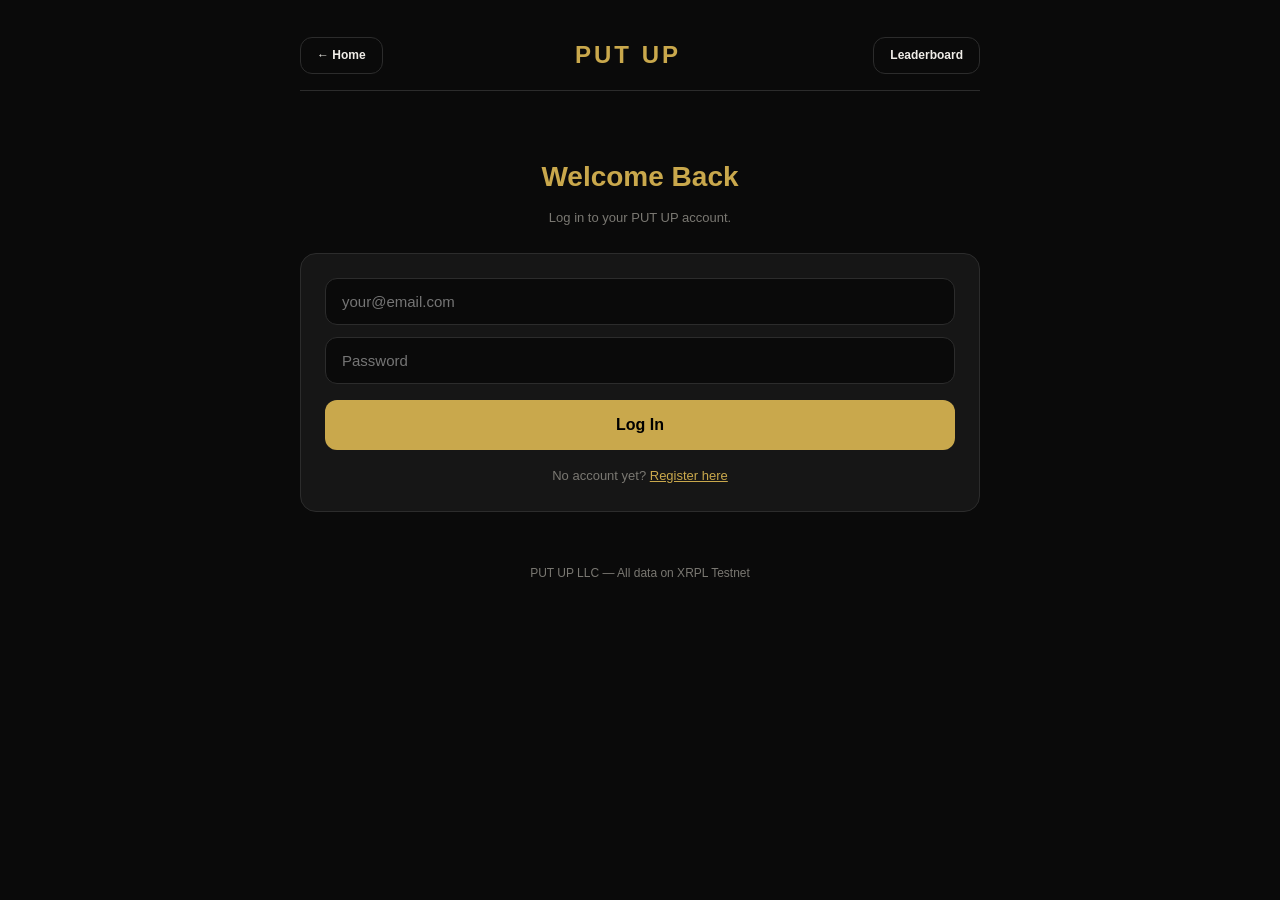
<file: templates/login.html>
<!DOCTYPE html>
<html lang="en">
<head>
    <meta charset="UTF-8">
    <meta name="viewport" content="width=device-width, initial-scale=1.0">
    <title>Log In — PUT UP</title>
    <link rel="stylesheet" href="/static/style.css">
</head>
<body>
    <div class="container">
        <header class="header-bar">
            <a href="/" class="btn btn-outline btn-sm">← Home</a>
            <a href="/" class="logo-small">PUT UP</a>
            <a href="/leaderboard" class="btn btn-outline btn-sm">Leaderboard</a>
        </header>

        <section class="profile-hero" style="padding-bottom: 0;">
            <h1 class="page-title">Welcome Back</h1>
            <p class="sub-text" style="margin-top: 8px;">Log in to your PUT UP account.</p>
        </section>

        <section class="card" style="margin-top: 24px;">
            <div style="display: flex; flex-direction: column; gap: 12px; margin-bottom: 16px;">
                <input type="email" id="email-input" placeholder="your@email.com"
                       style="background: var(--dark); border: 1px solid var(--border); border-radius: 12px; padding: 14px 16px; color: var(--text); font-size: 15px; outline: none; width: 100%; box-sizing: border-box;">
                <input type="password" id="password-input" placeholder="Password"
                       style="background: var(--dark); border: 1px solid var(--border); border-radius: 12px; padding: 14px 16px; color: var(--text); font-size: 15px; outline: none; width: 100%; box-sizing: border-box;">
            </div>

            <button id="login-btn" class="btn btn-gold" style="width: 100%; font-size: 16px; padding: 16px;" onclick="doLogin()">
                Log In
            </button>
            <div id="login-result" class="sim-result hidden" style="margin-top: 12px;"></div>

            <p class="sub-text" style="margin-top: 16px; text-align: center;">
                No account yet? <a href="/register" style="color: var(--gold);">Register here</a>
            </p>
        </section>

        <footer>
            <p>PUT UP LLC &mdash; All data on XRPL Testnet</p>
        </footer>
    </div>

    <script>
        async function doLogin() {
            const email = document.getElementById('email-input').value.trim();
            const password = document.getElementById('password-input').value;
            const btn = document.getElementById('login-btn');
            const resultDiv = document.getElementById('login-result');

            if (!email || !password) {
                resultDiv.classList.remove('hidden');
                resultDiv.innerHTML = '<span style="color:var(--negative)">Enter your email and password.</span>';
                return;
            }

            btn.disabled = true;
            btn.textContent = 'Logging in...';
            resultDiv.classList.remove('hidden');
            resultDiv.innerHTML = '<span class="spinner"></span> Signing in...';

            try {
                const resp = await fetch('/api/login', {
                    method: 'POST',
                    headers: { 'Content-Type': 'application/json' },
                    body: JSON.stringify({ email, password }),
                });
                const data = await resp.json();
                if (data.error) {
                    resultDiv.innerHTML = `<span style="color:var(--negative)">${data.error}</span>`;
                    btn.disabled = false;
                    btn.textContent = 'Log In';
                } else {
                    resultDiv.innerHTML = `<span style="color:var(--positive)">Welcome back, ${data.name}! Redirecting...</span>`;
                    setTimeout(() => { window.location.href = '/'; }, 1000);
                }
            } catch (e) {
                resultDiv.innerHTML = `<span style="color:var(--negative)">Network error: ${e.message}</span>`;
                btn.disabled = false;
                btn.textContent = 'Log In';
            }
        }

        document.addEventListener('keydown', function(e) {
            if (e.key === 'Enter') doLogin();
        });
    </script>
</body>
</html>
</file>
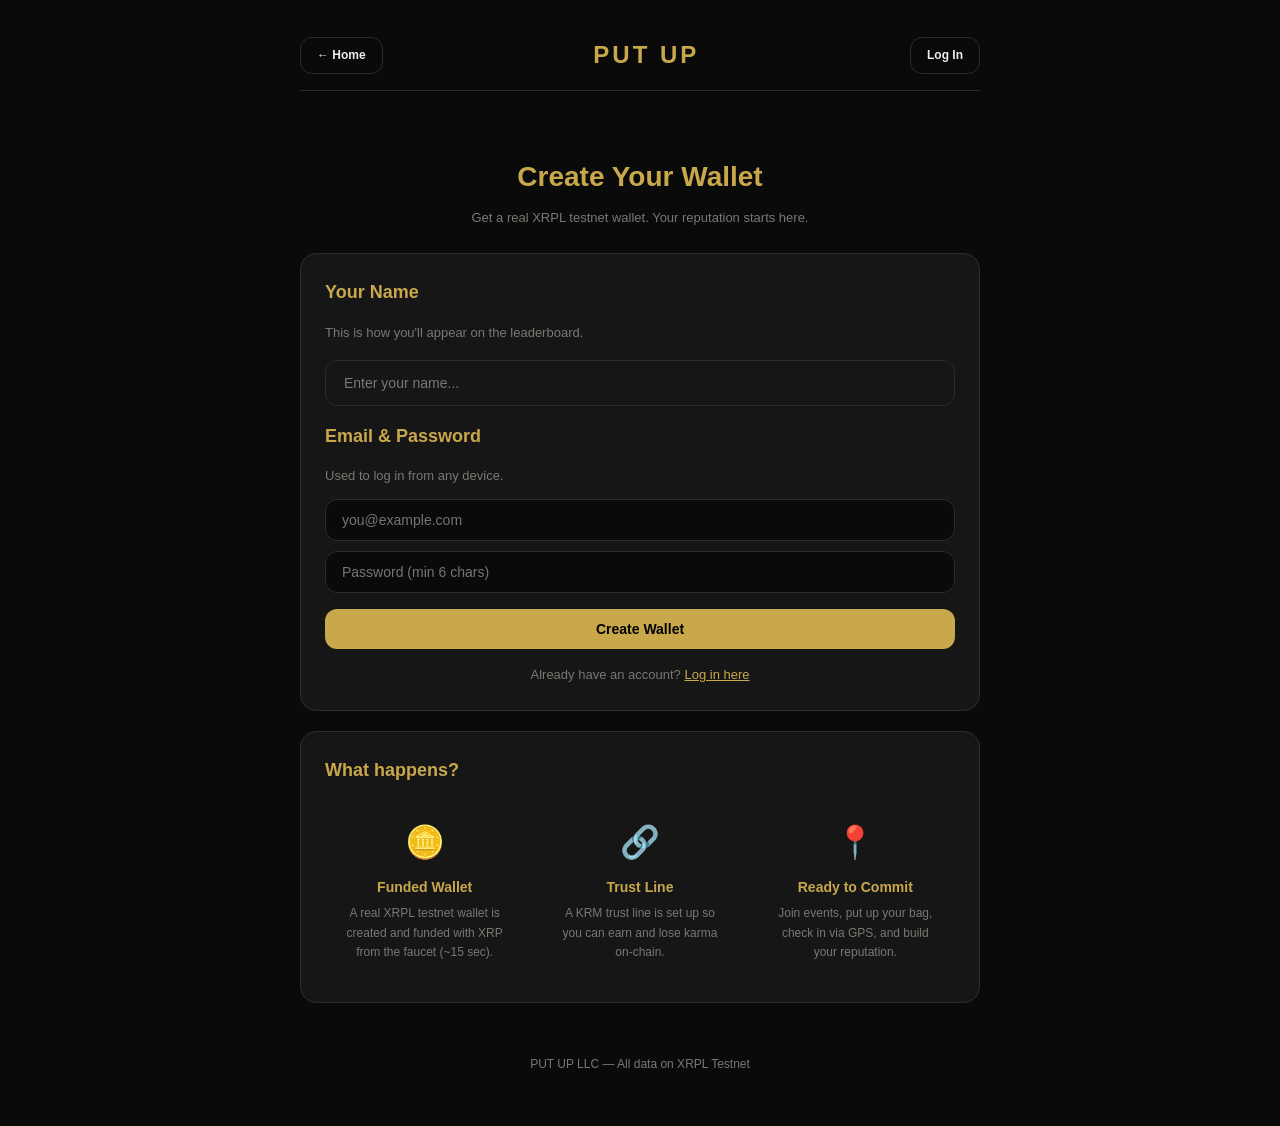
<file: templates/register.html>
<!DOCTYPE html>
<html lang="en">
<head>
    <meta charset="UTF-8">
    <meta name="viewport" content="width=device-width, initial-scale=1.0">
    <title>Register — PUT UP</title>
    <link rel="stylesheet" href="/static/style.css">
</head>
<body>
    <div class="container">
        <header class="header-bar">
            <a href="/" class="btn btn-outline btn-sm">← Home</a>
            <a href="/" class="logo-small">PUT UP</a>
            <a href="/login" class="btn btn-outline btn-sm">Log In</a>
        </header>

        <section class="profile-hero" style="padding-bottom: 0;">
            <h1 class="page-title">Create Your Wallet</h1>
            <p class="sub-text" style="margin-top: 8px;">Get a real XRPL testnet wallet. Your reputation starts here.</p>
        </section>

        <section class="card" style="margin-top: 24px;">
            <h2>Your Name</h2>
            <p class="sub-text" style="margin-bottom: 16px;">This is how you'll appear on the leaderboard.</p>
            <div style="display: flex; gap: 8px; margin-bottom: 16px;">
                <input type="text" id="name-input" placeholder="Enter your name..."
                       class="search-input" autocomplete="off" maxlength="20">
            </div>

            <h2 style="margin-top: 8px;">Email & Password</h2>
            <p class="sub-text" style="margin-bottom: 12px;">Used to log in from any device.</p>
            <div style="display: flex; flex-direction: column; gap: 10px; margin-bottom: 16px;">
                <input type="email" id="email-input" placeholder="you@example.com"
                       style="background: var(--dark); border: 1px solid var(--border); border-radius: 12px; padding: 12px 16px; color: var(--text); font-size: 14px; outline: none; width: 100%; box-sizing: border-box;">
                <input type="password" id="password-input" placeholder="Password (min 6 chars)"
                       style="background: var(--dark); border: 1px solid var(--border); border-radius: 12px; padding: 12px 16px; color: var(--text); font-size: 14px; outline: none; width: 100%; box-sizing: border-box;">
            </div>

            <button id="register-btn" class="btn btn-gold" style="width: 100%;" onclick="registerUser()">
                Create Wallet
            </button>
            <div id="register-result" class="sim-result hidden"></div>

            <p class="sub-text" style="margin-top: 16px; text-align: center;">
                Already have an account? <a href="/login" style="color: var(--gold);">Log in here</a>
            </p>
        </section>

        <section class="card">
            <h2>What happens?</h2>
            <div class="steps">
                <div class="step">
                    <span class="step-icon">🪙</span>
                    <h3>Funded Wallet</h3>
                    <p>A real XRPL testnet wallet is created and funded with XRP from the faucet (~15 sec).</p>
                </div>
                <div class="step">
                    <span class="step-icon">🔗</span>
                    <h3>Trust Line</h3>
                    <p>A KRM trust line is set up so you can earn and lose karma on-chain.</p>
                </div>
                <div class="step">
                    <span class="step-icon">📍</span>
                    <h3>Ready to Commit</h3>
                    <p>Join events, put up your bag, check in via GPS, and build your reputation.</p>
                </div>
            </div>
        </section>

        <footer>
            <p>PUT UP LLC &mdash; All data on XRPL Testnet</p>
        </footer>
    </div>

    <script src="/static/app.js"></script>
    <script>
        document.getElementById('name-input').addEventListener('keydown', function(e) {
            if (e.key === 'Enter') registerUser();
        });
    </script>
</body>
</html>
</file>
<file: static/style.css>
/* PUT UP — Dark Theme (brand colors from BagWheel.jsx) */

:root {
    --dark: #0A0A0A;
    --gold: #C9A84C;
    --gold-dim: rgba(201, 168, 76, 0.15);
    --card: #161616;
    --border: #2C2C2C;
    --sub: #7A7872;
    --text: #F0EDE8;
    --positive: #4CAF50;
    --negative: #E74C3C;
    --accent: #E67E22;
}

* { margin: 0; padding: 0; box-sizing: border-box; }

body {
    background: var(--dark);
    color: var(--text);
    font-family: -apple-system, BlinkMacSystemFont, 'Segoe UI', Roboto, sans-serif;
    line-height: 1.6;
}

.container {
    max-width: 720px;
    margin: 0 auto;
    padding: 20px;
}

/* ── Header ─────────────────────────────────── */
.hero {
    text-align: center;
    padding: 48px 0 32px;
}

.logo {
    font-size: 48px;
    font-weight: 900;
    color: var(--gold);
    letter-spacing: 4px;
    margin-bottom: 8px;
}

.tagline {
    color: var(--sub);
    font-size: 16px;
    line-height: 1.5;
}

.header-bar {
    display: flex;
    justify-content: space-between;
    align-items: center;
    padding: 16px 0;
    border-bottom: 1px solid var(--border);
    margin-bottom: 24px;
}

.logo-small {
    font-size: 24px;
    font-weight: 900;
    color: var(--gold);
    letter-spacing: 3px;
    text-decoration: none;
}

.page-title {
    text-align: center;
    font-size: 28px;
    color: var(--gold);
    margin-bottom: 8px;
}

/* ── Search ─────────────────────────────────── */
.search-section {
    margin: 24px 0;
}

.search-section form {
    display: flex;
    gap: 8px;
}

.search-input {
    flex: 1;
    background: var(--card);
    border: 1px solid var(--border);
    border-radius: 12px;
    padding: 14px 18px;
    color: var(--text);
    font-size: 14px;
    outline: none;
    transition: border-color 0.2s;
}

.search-input:focus {
    border-color: var(--gold);
}

.search-input::placeholder {
    color: var(--sub);
}

/* ── Buttons ────────────────────────────────── */
.btn {
    display: inline-block;
    padding: 12px 24px;
    border-radius: 12px;
    font-size: 14px;
    font-weight: 700;
    cursor: pointer;
    border: none;
    text-decoration: none;
    transition: opacity 0.2s;
}

.btn:hover { opacity: 0.85; }

.btn-gold {
    background: var(--gold);
    color: #000;
}

.btn-danger {
    background: var(--negative);
    color: #fff;
}

.btn-outline {
    background: transparent;
    border: 1px solid var(--border);
    color: var(--text);
}

.btn-sm {
    padding: 8px 16px;
    font-size: 12px;
}

/* ── Cards ──────────────────────────────────── */
.card {
    background: var(--card);
    border: 1px solid var(--border);
    border-radius: 16px;
    padding: 24px;
    margin-bottom: 20px;
}

.card h2 {
    font-size: 18px;
    color: var(--gold);
    margin-bottom: 16px;
}

.sub-text {
    color: var(--sub);
    font-size: 13px;
}

/* ── How it Works ───────────────────────────── */
.steps {
    display: grid;
    grid-template-columns: repeat(3, 1fr);
    gap: 16px;
}

.step {
    text-align: center;
    padding: 16px;
}

.step-icon {
    font-size: 32px;
    display: block;
    margin-bottom: 8px;
}

.step h3 {
    font-size: 14px;
    color: var(--gold);
    margin-bottom: 6px;
}

.step p {
    font-size: 12px;
    color: var(--sub);
}

/* ── User Grid ──────────────────────────────── */
.user-grid {
    display: grid;
    grid-template-columns: repeat(auto-fill, minmax(200px, 1fr));
    gap: 12px;
}

.user-card {
    display: flex;
    flex-direction: column;
    background: var(--dark);
    border: 1px solid var(--border);
    border-radius: 12px;
    padding: 16px;
    text-decoration: none;
    transition: border-color 0.2s;
}

.user-card:hover {
    border-color: var(--gold);
}

.user-label {
    font-size: 16px;
    font-weight: 700;
    color: var(--text);
}

.user-address {
    font-size: 11px;
    color: var(--sub);
    font-family: monospace;
    margin-top: 4px;
}

/* ── XRPL Features ──────────────────────────── */
.xrpl-features {
    display: flex;
    flex-wrap: wrap;
    gap: 8px;
    margin-top: 12px;
}

.feature-tag {
    background: var(--gold-dim);
    color: var(--gold);
    font-size: 11px;
    font-weight: 600;
    padding: 4px 12px;
    border-radius: 20px;
    border: 1px solid rgba(201, 168, 76, 0.3);
}

/* ── Profile Hero ───────────────────────────── */
.profile-hero {
    text-align: center;
    padding: 40px 0 24px;
}

.tier-badge {
    display: inline-flex;
    align-items: center;
    gap: 8px;
    background: rgba(201, 168, 76, 0.1);
    border: 1px solid rgba(201, 168, 76, 0.3);
    border-radius: 20px;
    padding: 6px 16px;
    margin-bottom: 16px;
}

.tier-icon-large {
    font-size: 24px;
}

.tier-name {
    font-size: 14px;
    font-weight: 700;
    color: var(--gold);
}

.karma-score {
    font-size: 72px;
    font-weight: 900;
    color: var(--gold);
    letter-spacing: -2px;
    line-height: 1;
}

.karma-label {
    font-size: 12px;
    color: var(--sub);
    letter-spacing: 3px;
    text-transform: uppercase;
    margin-top: 4px;
}

.profile-name {
    font-size: 24px;
    margin-top: 16px;
}

.profile-address {
    font-size: 12px;
    color: var(--sub);
    font-family: monospace;
    cursor: pointer;
    margin-top: 4px;
}

.profile-address:hover {
    color: var(--gold);
}

/* ── Stats Row ──────────────────────────────── */
.stats-row {
    display: grid;
    grid-template-columns: repeat(4, 1fr);
    gap: 12px;
    margin-bottom: 20px;
}

.stat-card {
    background: var(--card);
    border: 1px solid var(--border);
    border-radius: 12px;
    padding: 16px;
    text-align: center;
}

.stat-value {
    display: block;
    font-size: 22px;
    font-weight: 800;
    color: var(--text);
}

.stat-label {
    display: block;
    font-size: 10px;
    color: var(--sub);
    text-transform: uppercase;
    letter-spacing: 1px;
    margin-top: 4px;
}

/* ── Badges ─────────────────────────────────── */
.badges-grid {
    display: flex;
    gap: 12px;
    flex-wrap: wrap;
}

.badge-item {
    display: flex;
    align-items: center;
    gap: 6px;
    background: var(--dark);
    border: 1px solid var(--border);
    border-radius: 20px;
    padding: 8px 14px;
}

.badge-icon { font-size: 18px; }
.badge-name { font-size: 12px; font-weight: 600; }

/* ── Simulate ───────────────────────────────── */
.sim-buttons {
    display: flex;
    flex-wrap: wrap;
    gap: 8px;
    margin-top: 12px;
}

.sim-result {
    margin-top: 16px;
    padding: 16px;
    background: var(--dark);
    border: 1px solid var(--border);
    border-radius: 12px;
    font-size: 13px;
    font-family: monospace;
    white-space: pre-wrap;
}

.sim-result.hidden { display: none; }

/* ── Timeline ───────────────────────────────── */
.timeline {
    position: relative;
    padding-left: 24px;
}

.timeline::before {
    content: '';
    position: absolute;
    left: 6px;
    top: 0;
    bottom: 0;
    width: 2px;
    background: var(--border);
}

.timeline-item {
    position: relative;
    margin-bottom: 20px;
}

.timeline-dot {
    position: absolute;
    left: -24px;
    top: 4px;
    width: 14px;
    height: 14px;
    border-radius: 50%;
    border: 2px solid var(--border);
    background: var(--card);
}

.timeline-item.positive .timeline-dot {
    border-color: var(--positive);
    background: var(--positive);
}

.timeline-item.negative .timeline-dot {
    border-color: var(--negative);
    background: var(--negative);
}

.timeline-content {
    background: var(--dark);
    border: 1px solid var(--border);
    border-radius: 12px;
    padding: 14px;
}

.timeline-header {
    display: flex;
    justify-content: space-between;
    align-items: center;
    margin-bottom: 6px;
}

.karma-change {
    font-weight: 800;
    font-size: 16px;
}

.karma-change.positive { color: var(--positive); }
.karma-change.negative { color: var(--negative); }

.timeline-type {
    font-size: 10px;
    font-weight: 700;
    letter-spacing: 1px;
    padding: 2px 8px;
    border-radius: 8px;
    background: var(--card);
    color: var(--sub);
}

.timeline-reason {
    font-size: 13px;
    color: var(--sub);
    margin-bottom: 6px;
}

.tx-link {
    font-size: 11px;
    color: var(--gold);
    text-decoration: none;
    font-family: monospace;
    opacity: 0.7;
}

.tx-link:hover { opacity: 1; }

/* ── Leaderboard ────────────────────────────── */
.leaderboard {
    display: flex;
    flex-direction: column;
    gap: 8px;
}

.leaderboard-row {
    display: flex;
    align-items: center;
    gap: 12px;
    background: var(--card);
    border: 1px solid var(--border);
    border-radius: 12px;
    padding: 16px;
    text-decoration: none;
    transition: border-color 0.2s;
}

.leaderboard-row:hover {
    border-color: var(--gold);
}

.rank {
    font-size: 20px;
    min-width: 36px;
    text-align: center;
}

.lb-tier-icon { font-size: 24px; }

.lb-info { flex: 1; }

.lb-name {
    display: block;
    font-weight: 700;
    color: var(--text);
}

.lb-address {
    display: block;
    font-size: 11px;
    color: var(--sub);
    font-family: monospace;
}

.lb-score { text-align: right; }

.lb-karma {
    display: block;
    font-size: 18px;
    font-weight: 800;
    color: var(--gold);
}

.lb-tier {
    display: block;
    font-size: 11px;
    color: var(--sub);
}

/* ── Footer ─────────────────────────────────── */
footer {
    text-align: center;
    padding: 32px 0;
    color: var(--sub);
    font-size: 12px;
}

/* ── Loading Spinner ────────────────────────── */
.spinner {
    display: inline-block;
    width: 16px;
    height: 16px;
    border: 2px solid var(--border);
    border-top-color: var(--gold);
    border-radius: 50%;
    animation: spin 0.8s linear infinite;
    margin-right: 8px;
    vertical-align: middle;
}

@keyframes spin { to { transform: rotate(360deg); } }

/* ── Responsive ─────────────────────────────── */
@media (max-width: 600px) {
    .steps { grid-template-columns: 1fr; }
    .stats-row { grid-template-columns: repeat(2, 1fr); }
    .sim-buttons { flex-direction: column; }
    .karma-score { font-size: 56px; }
}
</file>
